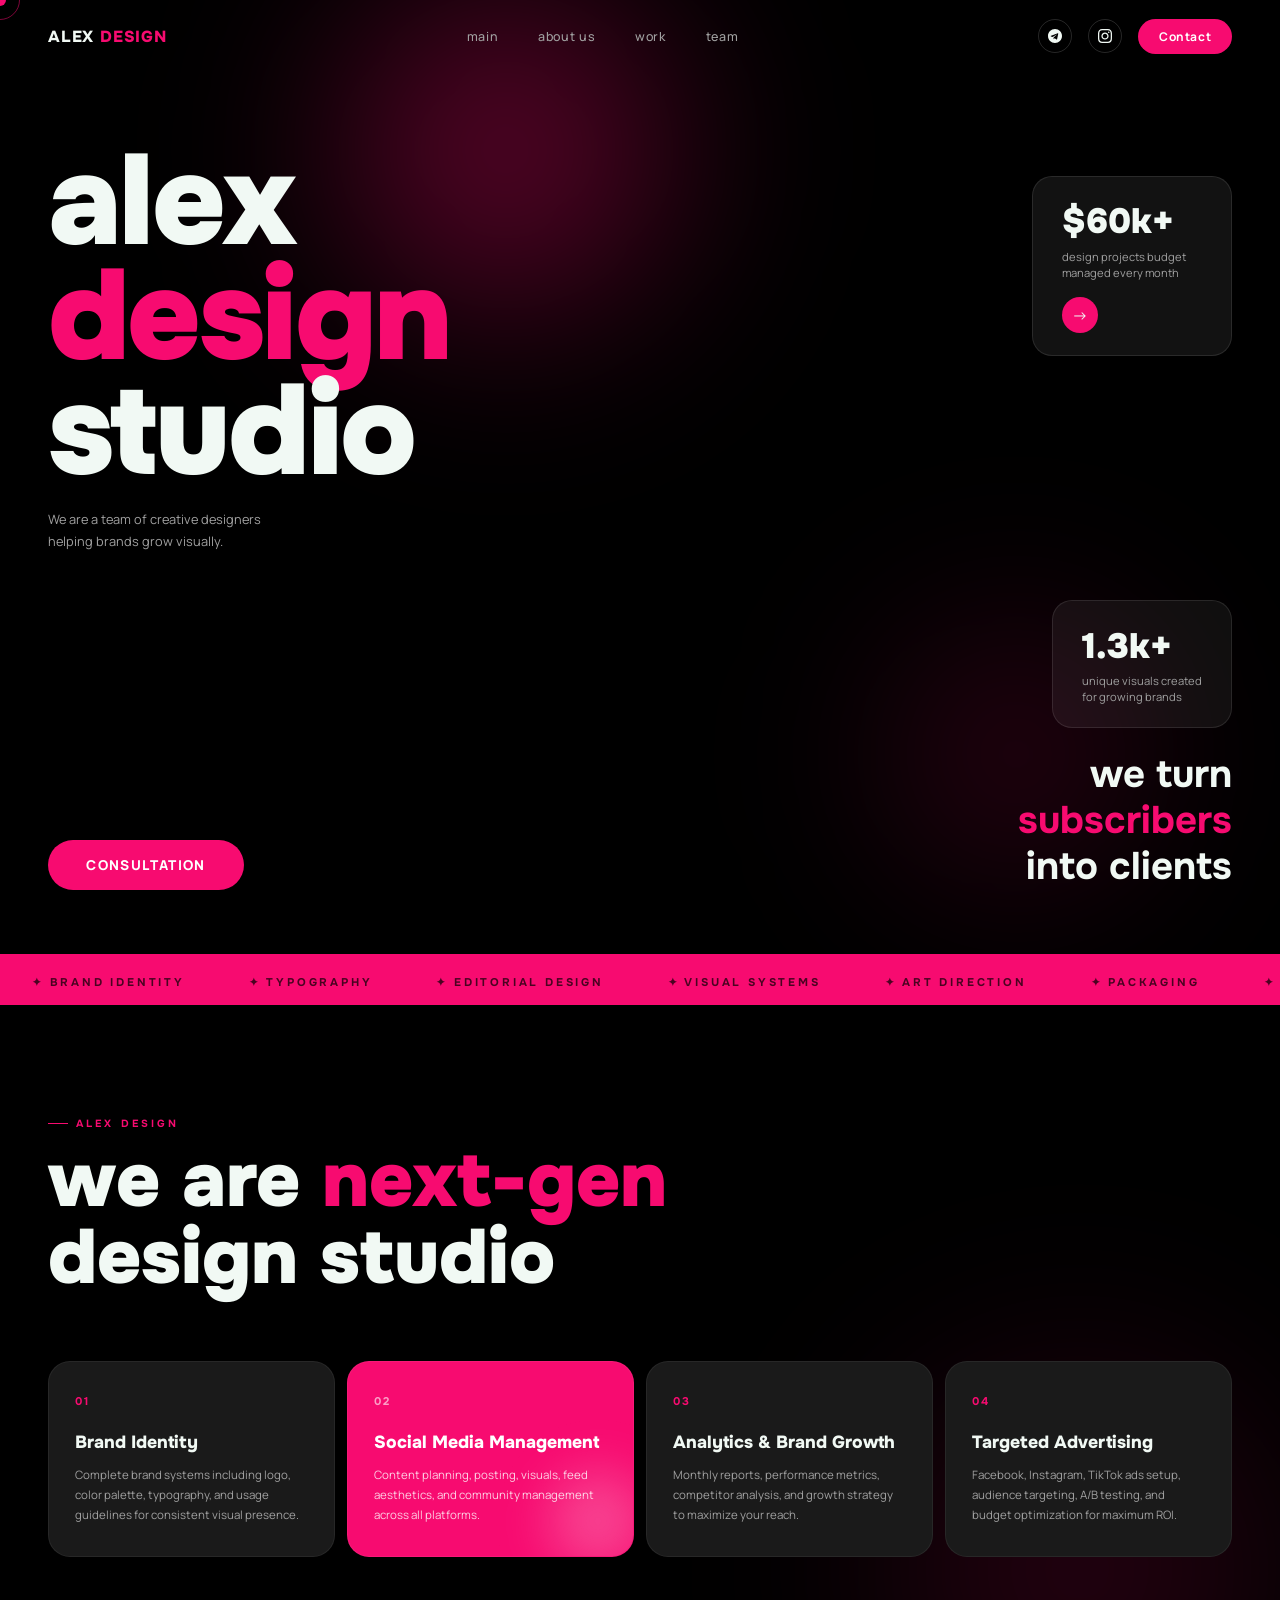
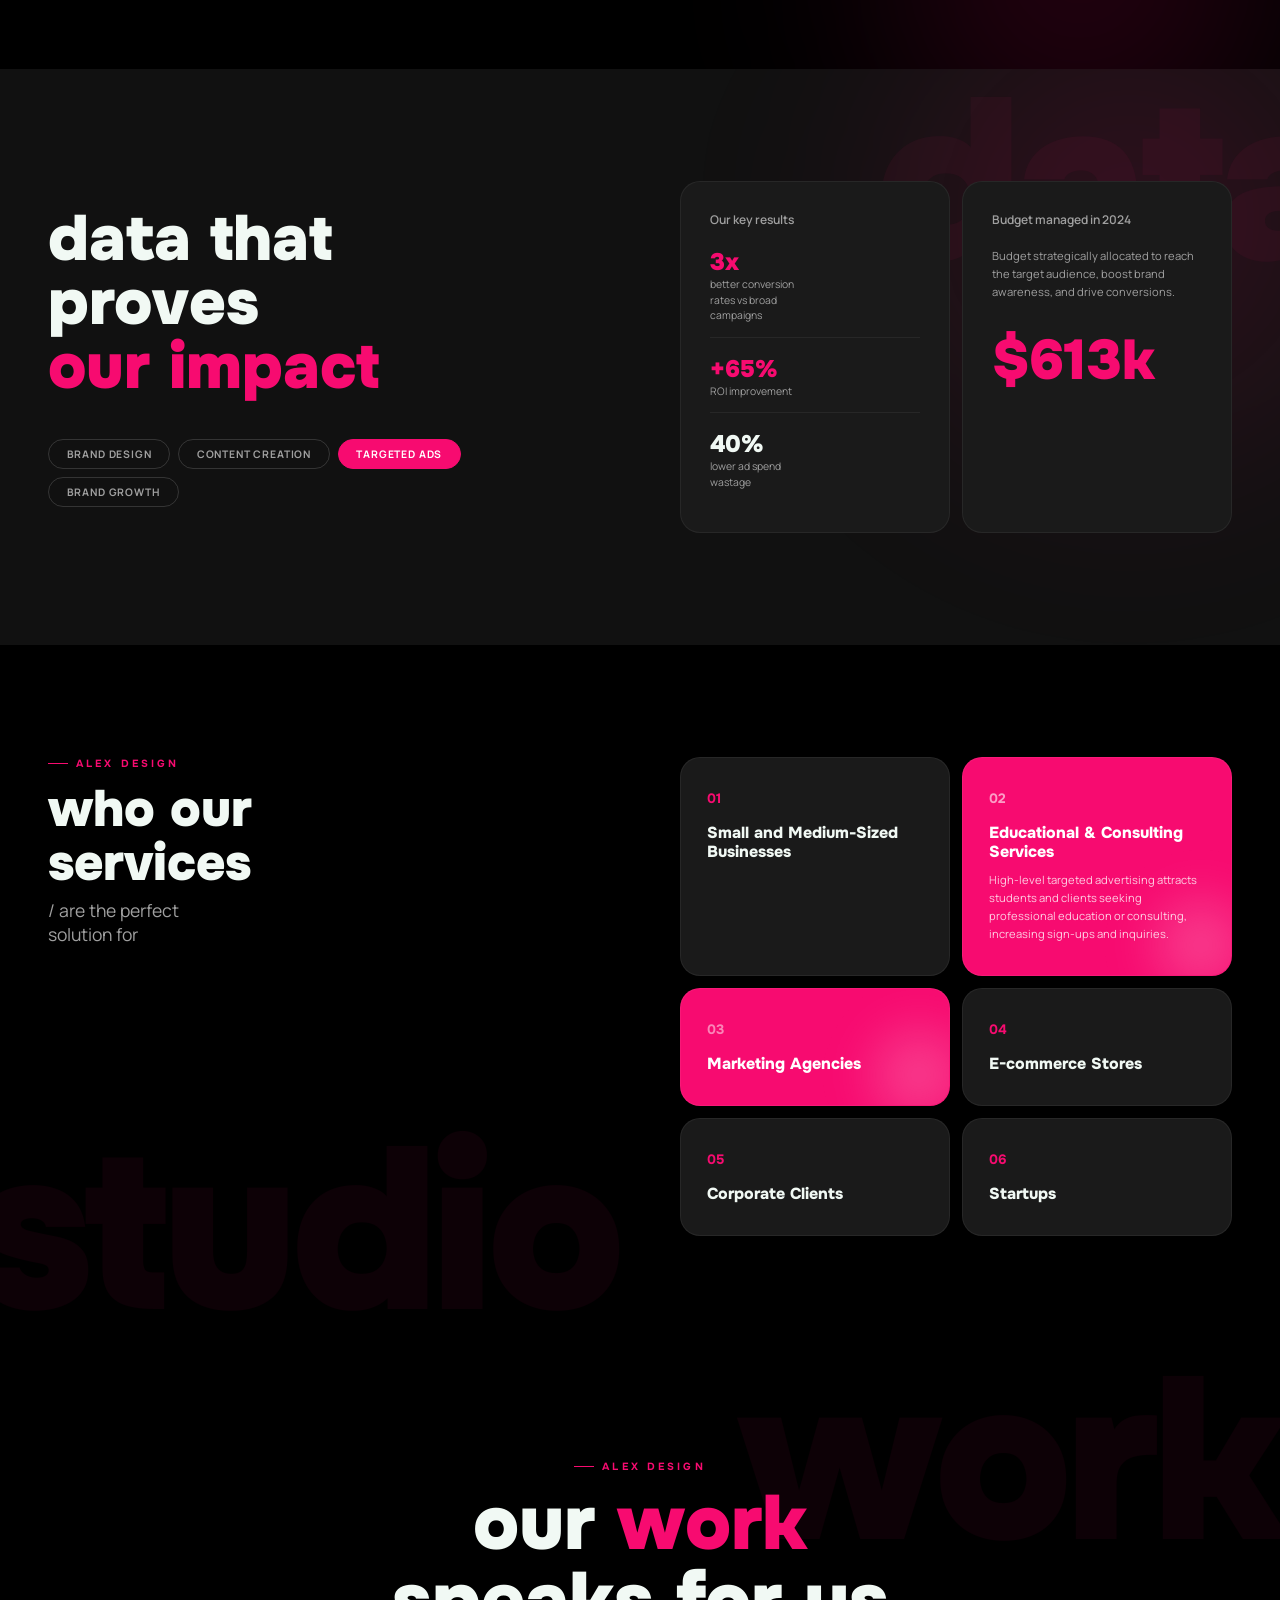
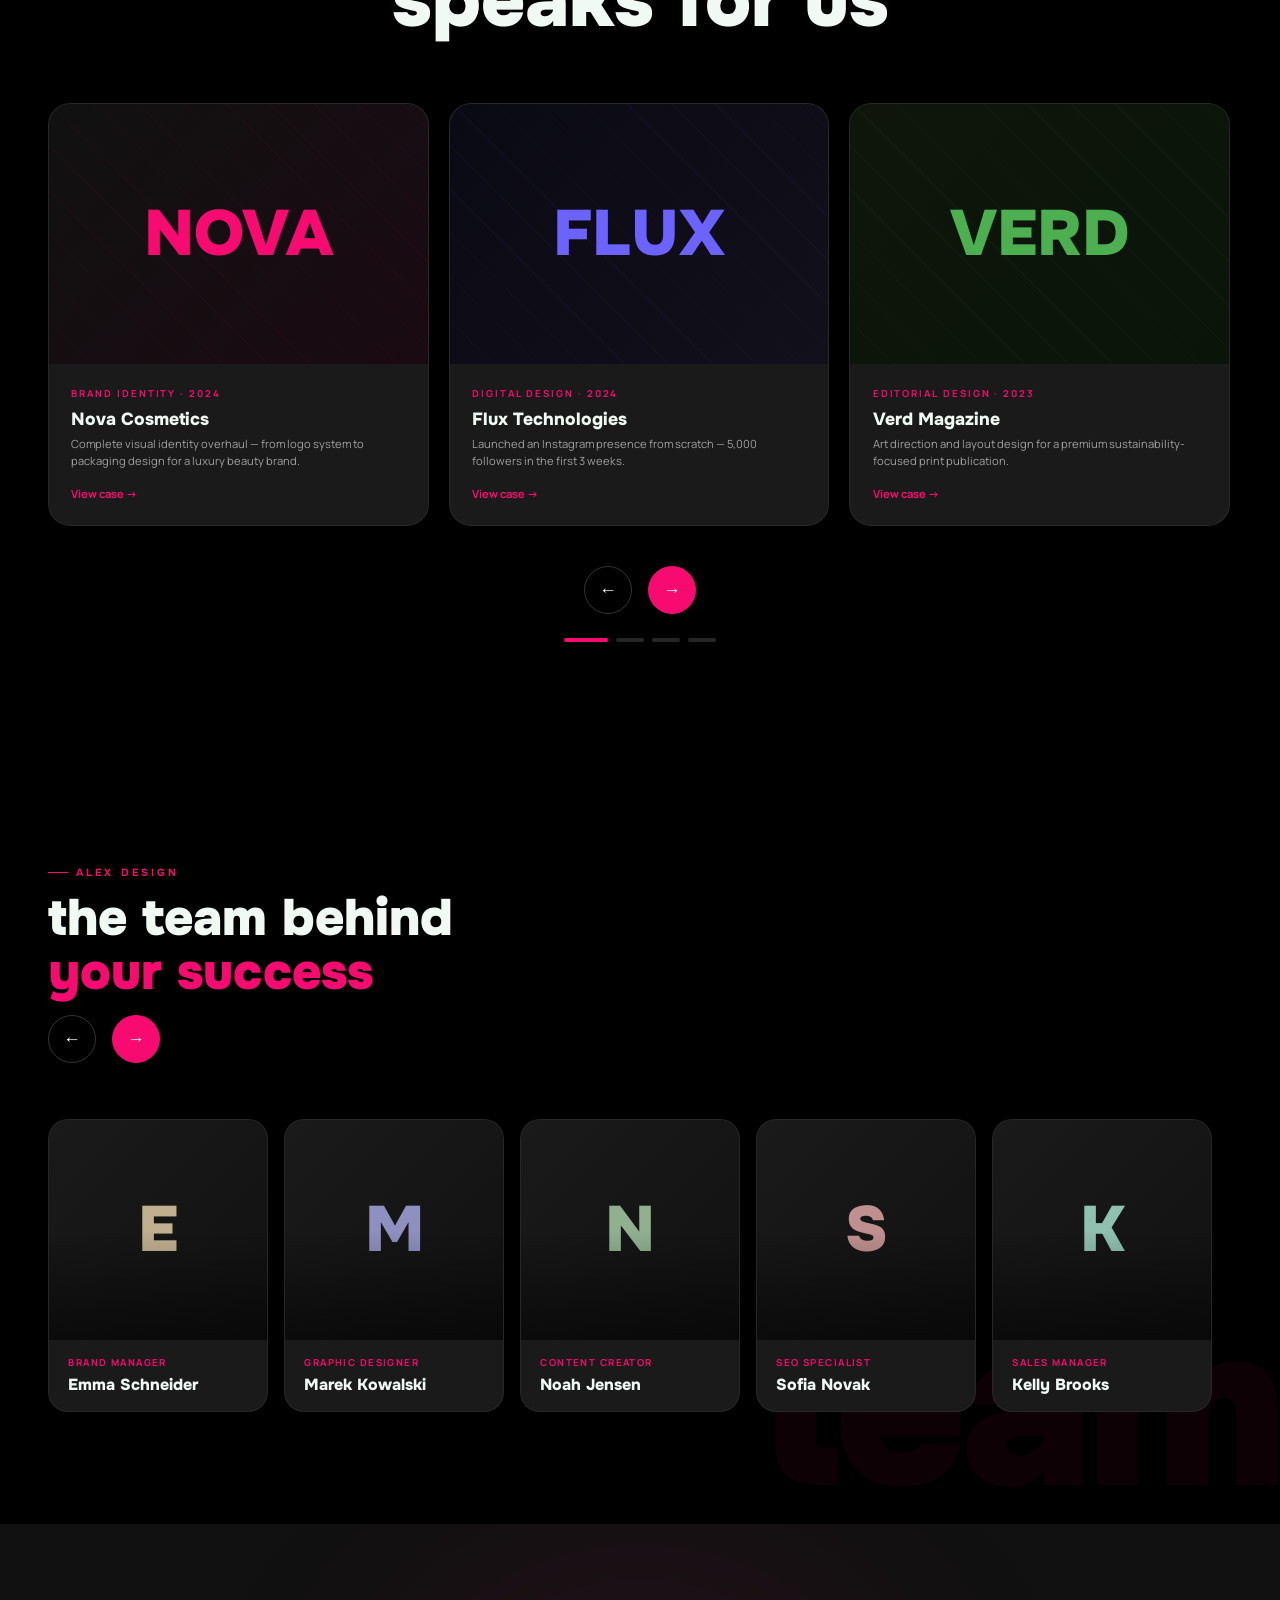
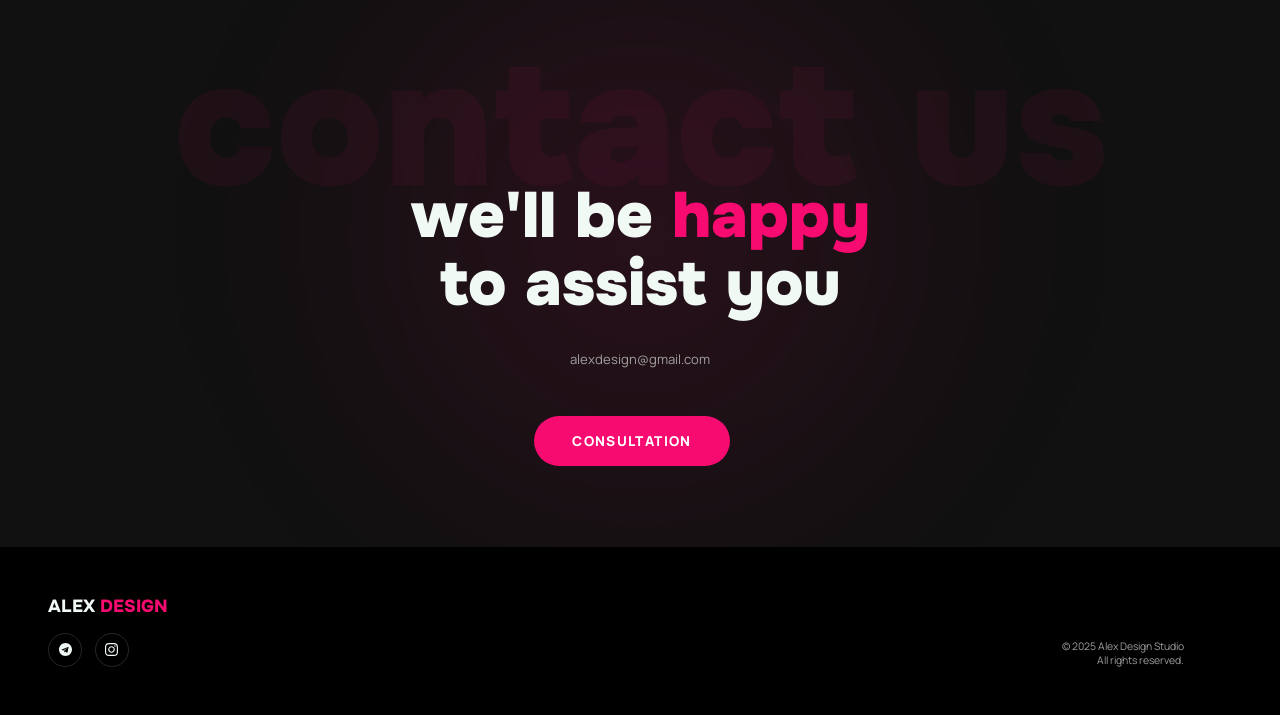
<file: index.html>
<!DOCTYPE html>
<html lang="en">
<head>
<meta charset="UTF-8">
<meta name="viewport" content="width=device-width, initial-scale=1.0">
<title>ALEX DESIGNER — Graphic Designer</title>
<link href="https://fonts.googleapis.com/css2?family=Onest:wght@300;400;500;700;800;900&family=Manrope:wght@300;400;500;600;700;800&display=swap" rel="stylesheet">
<style>
:root {
  --black: #000000;
  --pink: #F70B70;
  --pink-light: #ff3d8f;
  --pink-dark: #c4005a;
  --white: #F1F9F4;
  --gray: #a0a0a0;
  --surface: #111111;
  --card: #1a1a1a;
  --border: rgba(247,11,112,0.15);
}

*, *::before, *::after { margin: 0; padding: 0; box-sizing: border-box; }
html { scroll-behavior: smooth; }

body {
  background: var(--black);
  color: var(--white);
  font-family: 'Manrope', sans-serif;
  overflow-x: hidden;
  cursor: none;
}

/* ── CURSOR ── */
#cur { position: fixed; width: 12px; height: 12px; background: var(--pink); border-radius: 50%; pointer-events: none; z-index: 9999; transform: translate(-50%,-50%); transition: width .25s, height .25s; mix-blend-mode: normal; }
#cur-ring { position: fixed; width: 40px; height: 40px; border: 1.5px solid var(--pink); border-radius: 50%; pointer-events: none; z-index: 9998; transform: translate(-50%,-50%); transition: transform .15s ease, width .3s, height .3s; opacity: 0.5; }
a:hover ~ #cur, button:hover ~ #cur { width: 20px; height: 20px; }

/* ── NAV ── */
nav {
  position: fixed; top: 0; left: 0; right: 0; z-index: 500;
  display: flex; align-items: center; justify-content: space-between;
  padding: 1.2rem 3rem;
  transition: background .4s, backdrop-filter .4s;
}
nav.scrolled { background: rgba(0,0,0,0.88); backdrop-filter: blur(14px); border-bottom: 1px solid var(--border); }
.nav-logo { font-family: 'Onest', sans-serif; font-weight: 800; font-size: 1rem; letter-spacing: 0.05em; }
.nav-logo span { color: var(--pink); }
.nav-links { display: flex; gap: 2.5rem; list-style: none; }
.nav-links a { color: var(--gray); font-size: 0.78rem; text-decoration: none; font-weight: 500; transition: color .3s; letter-spacing: 0.05em; }
.nav-links a:hover { color: var(--white); }
.nav-icons { display: flex; align-items: center; gap: 1rem; }
.nav-icon { width: 34px; height: 34px; border-radius: 50%; border: 1px solid rgba(255,255,255,0.15); display: flex; align-items: center; justify-content: center; color: var(--white); font-size: 0.75rem; text-decoration: none; transition: border-color .3s; }
.nav-icon:hover { border-color: var(--pink); }
.btn-nav { background: var(--pink); color: white; border: none; padding: 0.55rem 1.3rem; border-radius: 50px; font-family: 'Manrope', sans-serif; font-weight: 700; font-size: 0.75rem; cursor: none; letter-spacing: 0.05em; transition: background .3s, transform .3s; }
.btn-nav:hover { background: var(--pink-light); transform: scale(1.04); }

/* ── GLOW BLOBS ── */
.blob {
  position: absolute; border-radius: 50%; filter: blur(80px); pointer-events: none; z-index: 0;
}

/* ── HERO ── */
#hero {
  min-height: 100vh; position: relative; overflow: hidden;
  display: flex; flex-direction: column; justify-content: center;
  padding: 9rem 3rem 4rem;
}
.blob-hero-1 { width: 500px; height: 500px; background: radial-gradient(circle, rgba(247,11,112,0.45) 0%, transparent 70%); top: -100px; left: 20%; }
.blob-hero-2 { width: 400px; height: 400px; background: radial-gradient(circle, rgba(247,11,112,0.2) 0%, transparent 70%); bottom: 0; right: 5%; }

.hero-inner { position: relative; z-index: 1; }
.hero-top { display: flex; align-items: flex-start; gap: 3rem; }
.hero-title-block { flex: 1; }
.hero-title {
  font-family: 'Onest', sans-serif;
  font-size: clamp(4.5rem, 10vw, 9.5rem);
  font-weight: 900; line-height: 0.9;
  letter-spacing: -0.02em;
  opacity: 0; animation: fadeUp .9s .2s forwards;
}
.hero-title .pink { color: var(--pink); }
.hero-title .outline {
  -webkit-text-stroke: 2px var(--white);
  color: transparent;
}

.stat-card {
  background: rgba(255,255,255,0.07);
  backdrop-filter: blur(16px);
  border: 1px solid rgba(255,255,255,0.1);
  border-radius: 20px;
  padding: 1.4rem 1.8rem;
  min-width: 200px;
  opacity: 0; animation: fadeDown .9s .5s forwards;
}
.stat-card .stat-num { font-family: 'Onest', sans-serif; font-size: 2.2rem; font-weight: 900; display: block; margin-bottom: 0.3rem; }
.stat-card .stat-label { font-size: 0.7rem; color: var(--gray); line-height: 1.4; }
.stat-card .stat-arrow {
  width: 36px; height: 36px; background: var(--pink); border-radius: 50%;
  display: flex; align-items: center; justify-content: center;
  margin-top: 1rem; font-size: 1rem; cursor: none;
}

.hero-bottom { display: flex; justify-content: space-between; align-items: flex-end; margin-top: 3rem; opacity: 0; animation: fadeUp .9s .7s forwards; }
.hero-sub { font-size: 0.82rem; color: var(--gray); max-width: 28ch; line-height: 1.7; }
.hero-cta-wrap { display: flex; flex-direction: column; align-items: flex-end; gap: 1.5rem; }
.btn-pink {
  background: var(--pink); color: white; border: none;
  padding: 1rem 2.4rem; border-radius: 50px;
  font-family: 'Manrope', sans-serif; font-weight: 800;
  font-size: 0.85rem; letter-spacing: 0.1em; text-transform: uppercase;
  cursor: none; text-decoration: none; display: inline-block;
  transition: transform .3s, box-shadow .3s;
}
.btn-pink:hover { transform: translateY(-3px); box-shadow: 0 16px 40px rgba(247,11,112,0.4); }
.hero-tagline { font-family: 'Onest', sans-serif; font-size: clamp(1.6rem, 3vw, 2.4rem); font-weight: 700; text-align: right; line-height: 1.2; }
.hero-tagline .pink { color: var(--pink); }

.stat-card-2 {
  position: absolute; right: 3rem; top: 50%; transform: translateY(-50%);
  opacity: 0; animation: fadeLeft .9s .6s forwards;
}

/* ── SECTION LABEL ── */
.sec-label { font-family: 'Onest', sans-serif; font-size: 0.65rem; font-weight: 700; letter-spacing: 0.3em; text-transform: uppercase; color: var(--pink); margin-bottom: 0.8rem; display: flex; align-items: center; gap: 0.5rem; }
.sec-label::before { content: ''; display: block; width: 20px; height: 1px; background: var(--pink); }

/* ── ABOUT / NEXT-GEN ── */
#about {
  padding: 7rem 3rem;
  position: relative; overflow: hidden;
}
.blob-about { width: 600px; height: 600px; background: radial-gradient(circle, rgba(247,11,112,0.18) 0%, transparent 70%); bottom: -200px; right: -100px; }
.about-headline {
  font-family: 'Onest', sans-serif;
  font-size: clamp(2.8rem, 6vw, 5.5rem);
  font-weight: 900; line-height: 1;
  margin-bottom: 4rem; position: relative; z-index: 1;
}
.about-headline .pink { color: var(--pink); }

.services-grid {
  display: grid; grid-template-columns: repeat(4, 1fr);
  gap: 12px; position: relative; z-index: 1;
}
.srv-card {
  background: var(--card); border-radius: 22px; padding: 2rem 1.6rem;
  border: 1px solid rgba(255,255,255,0.06);
  transition: border-color .3s, transform .3s;
  position: relative; overflow: hidden;
}
.srv-card:nth-child(2) { background: var(--pink); }
.srv-card:nth-child(2) .srv-title, .srv-card:nth-child(2) .srv-desc { color: white; }
.srv-card:hover { border-color: var(--pink); transform: translateY(-4px); }
.srv-card:nth-child(2):hover { transform: translateY(-4px) scale(1.02); }
.srv-num { font-family: 'Onest', sans-serif; font-size: 0.7rem; font-weight: 700; color: var(--pink); margin-bottom: 1.5rem; letter-spacing: 0.2em; }
.srv-card:nth-child(2) .srv-num { color: rgba(255,255,255,0.6); }
.srv-title { font-family: 'Onest', sans-serif; font-size: 1.1rem; font-weight: 800; margin-bottom: 0.8rem; line-height: 1.2; }
.srv-desc { font-size: 0.72rem; color: var(--gray); line-height: 1.7; }
.srv-card:nth-child(2) .srv-desc { color: rgba(255,255,255,0.8); }
.srv-blob-pink { width: 150px; height: 150px; background: radial-gradient(circle, rgba(255,255,255,0.3) 0%, transparent 70%); position: absolute; bottom: -40px; right: -40px; border-radius: 50%; filter: blur(20px); }

/* ── IMPACT / STATS ── */
#impact {
  padding: 7rem 3rem; background: var(--surface);
  position: relative; overflow: hidden;
}
.blob-impact { width: 700px; height: 700px; background: radial-gradient(circle, rgba(247,11,112,0.15) 0%, transparent 70%); top: -200px; right: -200px; }

.impact-layout { display: grid; grid-template-columns: 1fr 1fr; gap: 5rem; align-items: center; position: relative; z-index: 1; }
.impact-title {
  font-family: 'Onest', sans-serif;
  font-size: clamp(2.8rem, 5vw, 5rem); font-weight: 900; line-height: 1;
}
.impact-title .pink { color: var(--pink); }
.impact-tags { display: flex; flex-wrap: wrap; gap: 0.5rem; margin-top: 2.5rem; }
.tag {
  padding: 0.45rem 1.1rem; border-radius: 50px; font-size: 0.65rem;
  font-weight: 700; letter-spacing: 0.08em; text-transform: uppercase; cursor: none;
  border: 1px solid rgba(255,255,255,0.15); color: var(--gray); background: none;
  font-family: 'Manrope', sans-serif; transition: all .3s;
}
.tag.active { background: var(--pink); border-color: var(--pink); color: white; }
.tag:hover { border-color: var(--pink); color: var(--pink); }

.impact-cards { display: grid; grid-template-columns: 1fr 1fr; gap: 12px; }
.imp-card {
  background: var(--card); border-radius: 20px; padding: 1.8rem;
  border: 1px solid rgba(255,255,255,0.06);
}
.imp-card-title { font-size: 0.75rem; font-weight: 600; color: var(--gray); margin-bottom: 1.2rem; }
.imp-metric { font-family: 'Onest', sans-serif; font-size: 2.6rem; font-weight: 900; line-height: 1; }
.imp-metric .pink { color: var(--pink); }
.imp-metric-label { font-size: 0.65rem; color: var(--gray); margin-top: 0.3rem; }
.imp-metrics-row { display: flex; flex-direction: column; gap: 1rem; }
.imp-row-item { display: flex; justify-content: space-between; align-items: center; padding-bottom: 0.8rem; border-bottom: 1px solid rgba(255,255,255,0.06); }
.imp-row-item:last-child { border: none; }
.imp-row-val { font-family: 'Onest', sans-serif; font-size: 1.5rem; font-weight: 900; }
.imp-row-val .pink { color: var(--pink); }
.imp-row-desc { font-size: 0.65rem; color: var(--gray); max-width: 18ch; line-height: 1.5; }
.imp-big { font-family: 'Onest', sans-serif; font-size: 3.5rem; font-weight: 900; }
.imp-big .pink { color: var(--pink); }

/* ── WATERMARK BACKGROUND TEXT ── */
.wm {
  position: absolute; font-family: 'Onest', sans-serif;
  font-weight: 900; font-size: clamp(6rem, 18vw, 20rem);
  color: rgba(247,11,112,0.05); line-height: 1; white-space: nowrap;
  pointer-events: none; user-select: none; z-index: 0;
  letter-spacing: -0.03em;
}

/* ── SERVICES FOR ── */
#services-for {
  padding: 7rem 3rem; position: relative; overflow: hidden;
}
.sf-layout { display: grid; grid-template-columns: 1fr 1fr; gap: 5rem; position: relative; z-index: 1; }
.sf-title { font-family: 'Onest', sans-serif; font-size: clamp(2.4rem, 4vw, 4rem); font-weight: 900; line-height: 1.05; }
.sf-sub { font-size: 1.1rem; color: var(--gray); margin-top: 0.5rem; }
.sf-grid { display: grid; grid-template-columns: 1fr 1fr; gap: 12px; }
.sf-item {
  background: var(--card); border-radius: 20px; padding: 2rem 1.6rem;
  border: 1px solid rgba(255,255,255,0.06); transition: all .3s;
  position: relative; overflow: hidden;
}
.sf-item:hover { border-color: var(--pink); }
.sf-item.highlight { background: var(--pink); }
.sf-item.highlight .sf-item-num, .sf-item.highlight .sf-item-title { color: white; }
.sf-item-num { font-family: 'Onest', sans-serif; font-size: 0.85rem; font-weight: 700; color: var(--pink); margin-bottom: 1rem; }
.sf-item.highlight .sf-item-num { color: rgba(255,255,255,0.6); }
.sf-item-title { font-family: 'Onest', sans-serif; font-size: 1rem; font-weight: 800; line-height: 1.2; }
.sf-item-desc { font-size: 0.7rem; color: var(--gray); margin-top: 0.6rem; line-height: 1.6; }
.sf-item.highlight .sf-item-desc { color: rgba(255,255,255,0.8); }
.sf-blob { width: 140px; height: 140px; background: radial-gradient(circle, rgba(255,255,255,0.25) 0%, transparent 70%); position: absolute; bottom: -40px; right: -40px; border-radius: 50%; filter: blur(20px); }

/* ── WORK / CASES ── */
#work {
  padding: 7rem 3rem; position: relative; overflow: hidden;
}
.work-head { text-align: center; margin-bottom: 4rem; position: relative; z-index: 1; }
.work-title { font-family: 'Onest', sans-serif; font-size: clamp(2.8rem, 6vw, 5.5rem); font-weight: 900; line-height: 1; }
.work-title .pink { color: var(--pink); }

.cases-slider { position: relative; z-index: 1; }
.cases-track { display: flex; gap: 20px; overflow: hidden; }
.case-card {
  flex: 0 0 calc(33.333% - 14px); background: var(--card);
  border-radius: 22px; overflow: hidden; position: relative;
  border: 1px solid rgba(255,255,255,0.06); transition: transform .3s;
  min-height: 400px;
}
.case-card:hover { transform: translateY(-6px); border-color: var(--pink); }
.case-img {
  width: 100%; height: 260px; overflow: hidden;
  display: flex; align-items: center; justify-content: center;
  font-family: 'Onest', sans-serif; font-size: 4rem; font-weight: 900;
  position: relative;
}
.ci-1 { background: linear-gradient(135deg, #111, #1a0a12); color: var(--pink); }
.ci-2 { background: linear-gradient(135deg, #0a0a15, #12101a); color: #6c63ff; }
.ci-3 { background: linear-gradient(135deg, #0f150a, #0a150a); color: #4caf50; }
.ci-4 { background: linear-gradient(135deg, #150a0a, #1a0808); color: #ff6b35; }
.ci-5 { background: linear-gradient(135deg, #0a1015, #0a0f1a); color: #00bcd4; }
.ci-6 { background: linear-gradient(135deg, #12120a, #1a180a); color: #ffc107; }
.case-img::after { content: ''; position: absolute; inset: 0; background: repeating-linear-gradient(45deg, transparent, transparent 30px, currentColor 30px, currentColor 31px); opacity: 0.04; }
.case-info { padding: 1.4rem; }
.case-tag { font-size: 0.6rem; letter-spacing: 0.2em; text-transform: uppercase; color: var(--pink); margin-bottom: 0.5rem; font-weight: 700; }
.case-name { font-family: 'Onest', sans-serif; font-size: 1.1rem; font-weight: 800; margin-bottom: 0.4rem; }
.case-desc { font-size: 0.7rem; color: var(--gray); line-height: 1.5; }
.case-cta { display: inline-flex; align-items: center; gap: 0.5rem; margin-top: 1rem; font-size: 0.7rem; font-weight: 700; color: var(--pink); text-decoration: none; }

.slider-nav { display: flex; justify-content: center; gap: 1rem; margin-top: 2.5rem; }
.sl-btn {
  width: 48px; height: 48px; border-radius: 50%;
  border: 1.5px solid rgba(255,255,255,0.2); background: none;
  color: white; font-size: 1.1rem; cursor: none;
  display: flex; align-items: center; justify-content: center;
  transition: all .3s;
}
.sl-btn.active, .sl-btn:hover { background: var(--pink); border-color: var(--pink); }
.slider-dots { display: flex; justify-content: center; gap: 8px; margin-top: 1.5rem; }
.dot { width: 28px; height: 4px; border-radius: 4px; background: rgba(255,255,255,0.15); transition: all .3s; }
.dot.active { background: var(--pink); width: 44px; }

/* ── TEAM ── */
#team {
  padding: 7rem 3rem; position: relative; overflow: hidden;
}
.team-head { margin-bottom: 3.5rem; }
.team-title { font-family: 'Onest', sans-serif; font-size: clamp(2.4rem, 4vw, 4rem); font-weight: 900; line-height: 1.05; }
.team-title .pink { color: var(--pink); }
.team-nav { display: flex; gap: 1rem; margin-top: 1rem; }

.team-track { display: flex; gap: 16px; overflow: hidden; }
.member-card {
  flex: 0 0 220px; background: var(--card);
  border-radius: 20px; overflow: hidden;
  border: 1px solid rgba(255,255,255,0.06); transition: all .3s;
}
.member-card:hover { border-color: var(--pink); transform: translateY(-4px); }
.member-photo {
  height: 220px; display: flex; align-items: center; justify-content: center;
  font-family: 'Onest', sans-serif; font-size: 4rem; font-weight: 900;
  background: linear-gradient(135deg, #1a1a1a, #111); position: relative; overflow: hidden;
}
.mp1 { color: #c0b090; }
.mp2 { color: #9090c0; }
.mp3 { color: #90b090; }
.mp4 { color: #c09090; }
.mp5 { color: #90c0b0; }
.member-photo::after { content: ''; position: absolute; bottom: 0; left: 0; right: 0; height: 50%; background: linear-gradient(transparent, rgba(0,0,0,0.5)); }
.member-info { padding: 1rem 1.2rem; }
.member-role { font-size: 0.6rem; color: var(--pink); letter-spacing: 0.15em; text-transform: uppercase; font-weight: 700; margin-bottom: 0.3rem; }
.member-name { font-family: 'Onest', sans-serif; font-size: 1rem; font-weight: 800; }

/* ── CONTACT ── */
#contact {
  padding: 7rem 3rem 5rem; position: relative; overflow: hidden;
  background: var(--surface);
}
.blob-contact { width: 800px; height: 800px; background: radial-gradient(circle, rgba(247,11,112,0.12) 0%, transparent 70%); top: 50%; left: 50%; transform: translate(-50%,-50%); }
.contact-inner { position: relative; z-index: 1; text-align: center; }
.contact-wm { font-family: 'Onest', sans-serif; font-size: clamp(5rem, 14vw, 16rem); font-weight: 900; color: rgba(247,11,112,0.06); line-height: 1; white-space: nowrap; overflow: hidden; margin-bottom: -2rem; user-select: none; }
.contact-title { font-family: 'Onest', sans-serif; font-size: clamp(2.4rem, 5vw, 5rem); font-weight: 900; line-height: 1.05; margin-bottom: 2rem; position: relative; z-index: 2; }
.contact-title .pink { color: var(--pink); }
.contact-email { font-size: 0.82rem; color: var(--gray); margin-bottom: 3rem; display: block; }
.btn-outline {
  display: inline-block; border: 2px solid var(--white); color: var(--white);
  padding: 1rem 2.8rem; border-radius: 50px;
  font-family: 'Manrope', sans-serif; font-weight: 800;
  font-size: 0.85rem; letter-spacing: 0.1em; text-transform: uppercase;
  text-decoration: none; transition: all .3s;
}
.btn-outline:hover { background: var(--white); color: var(--black); }

/* ── FOOTER ── */
footer {
  background: var(--black); border-top: 1px solid rgba(255,255,255,0.07);
  padding: 3rem; display: grid; grid-template-columns: 200px 1fr auto;
  gap: 3rem; align-items: start;
}
.footer-logo { font-family: 'Onest', sans-serif; font-size: 1.1rem; font-weight: 800; }
.footer-logo span { color: var(--pink); }
.footer-socials { display: flex; gap: 0.8rem; margin-top: 1rem; }
.footer-nav { display: flex; flex-direction: column; gap: 0.8rem; }
.footer-nav a { color: var(--gray); text-decoration: none; font-size: 0.78rem; transition: color .3s; }
.footer-nav a:hover { color: var(--pink); }
.footer-copy { font-size: 0.65rem; color: var(--gray); text-align: right; align-self: end; }

/* ── MARQUEE ── */
.marquee-wrap { background: var(--pink); padding: 0.9rem 0; overflow: hidden; white-space: nowrap; }
.marquee-inner { display: inline-flex; animation: marq 20s linear infinite; }
.marquee-inner span { font-family: 'Onest', sans-serif; font-size: 0.7rem; font-weight: 700; letter-spacing: 0.25em; text-transform: uppercase; color: rgba(0,0,0,0.7); margin: 0 2rem; }
.marquee-inner span::before { content: '✦  '; }

/* ── ANIMATIONS ── */
@keyframes fadeUp { from { opacity:0; transform: translateY(30px); } to { opacity:1; transform:translateY(0); } }
@keyframes fadeDown { from { opacity:0; transform: translateY(-20px); } to { opacity:1; transform:translateY(0); } }
@keyframes fadeLeft { from { opacity:0; transform: translateX(30px); } to { opacity:1; transform:translateX(0); } }
@keyframes marq { from { transform: translateX(0); } to { transform: translateX(-50%); } }

.reveal { opacity: 0; transform: translateY(28px); transition: opacity .8s ease, transform .8s ease; }
.reveal.visible { opacity: 1; transform: translateY(0); }
.reveal-left { opacity: 0; transform: translateX(-28px); transition: opacity .8s ease, transform .8s ease; }
.reveal-left.visible { opacity: 1; transform: translateX(0); }
.reveal-right { opacity: 0; transform: translateX(28px); transition: opacity .8s ease, transform .8s ease; }
.reveal-right.visible { opacity: 1; transform: translateX(0); }

/* scrollbar */
::-webkit-scrollbar { width: 4px; }
::-webkit-scrollbar-track { background: #000; }
::-webkit-scrollbar-thumb { background: var(--pink); border-radius: 4px; }

/* responsive */
@media (max-width: 1024px) {
  .services-grid { grid-template-columns: 1fr 1fr; }
  .impact-layout { grid-template-columns: 1fr; gap: 3rem; }
  .sf-layout { grid-template-columns: 1fr; gap: 3rem; }
  .case-card { flex: 0 0 calc(50% - 10px); }
  footer { grid-template-columns: 1fr 1fr; }
  .footer-copy { grid-column: span 2; text-align: left; }
}
@media (max-width: 768px) {
  nav { padding: 1rem 1.5rem; }
  .nav-links { display: none; }
  #hero, #about, #impact, #services-for, #work, #team, #contact { padding-left: 1.5rem; padding-right: 1.5rem; }
  .hero-top { flex-direction: column; }
  .stat-card-2 { position: static; transform: none; animation: none; opacity: 1; }
  .hero-bottom { flex-direction: column; align-items: flex-start; gap: 2rem; }
  .hero-cta-wrap { align-items: flex-start; }
  .hero-tagline { text-align: left; }
  .services-grid { grid-template-columns: 1fr; }
  .impact-cards { grid-template-columns: 1fr; }
  .sf-grid { grid-template-columns: 1fr; }
  .case-card { flex: 0 0 85vw; }
  .team-track { overflow-x: auto; }
  footer { grid-template-columns: 1fr; }
  .footer-copy { grid-column: 1; }
}
</style>
</head>
<body>

<div id="cur"></div>
<div id="cur-ring"></div>

<!-- NAV -->
<nav id="navbar">
  <div class="nav-logo">ALEX<span> DESIGN</span></div>
  <ul class="nav-links">
    <a href="#hero">main</a>
    <a href="#about">about us</a>
    <a href="#work">work</a>
    <a href="#team">team</a>
  </ul>
  <div class="nav-icons">
    <a class="nav-icon" href="#">
      <svg width="14" height="14" viewBox="0 0 24 24" fill="currentColor"><path d="M12 0C5.373 0 0 5.373 0 12s5.373 12 12 12 12-5.373 12-12S18.627 0 12 0zm5.562 8.248-1.97 9.289c-.145.658-.537.818-1.084.508l-3-2.21-1.447 1.394c-.16.16-.295.295-.605.295l.213-3.053 5.56-5.023c.242-.213-.054-.333-.373-.12l-6.871 4.326-2.962-.924c-.643-.204-.657-.643.136-.953l11.57-4.461c.537-.194 1.006.131.833.932z"/></svg>
    </a>
    <a class="nav-icon" href="#">
      <svg width="14" height="14" viewBox="0 0 24 24" fill="currentColor"><path d="M12 2.163c3.204 0 3.584.012 4.85.07 3.252.148 4.771 1.691 4.919 4.919.058 1.265.069 1.645.069 4.849 0 3.205-.012 3.584-.069 4.849-.149 3.225-1.664 4.771-4.919 4.919-1.266.058-1.644.07-4.85.07-3.204 0-3.584-.012-4.849-.07-3.26-.149-4.771-1.699-4.919-4.92-.058-1.265-.07-1.644-.07-4.849 0-3.204.013-3.583.07-4.849.149-3.227 1.664-4.771 4.919-4.919 1.266-.057 1.645-.069 4.849-.069zm0-2.163c-3.259 0-3.667.014-4.947.072-4.358.2-6.78 2.618-6.98 6.98-.059 1.281-.073 1.689-.073 4.948 0 3.259.014 3.668.072 4.948.2 4.358 2.618 6.78 6.98 6.98 1.281.058 1.689.072 4.948.072 3.259 0 3.668-.014 4.948-.072 4.354-.2 6.782-2.618 6.979-6.98.059-1.28.073-1.689.073-4.948 0-3.259-.014-3.667-.072-4.947-.196-4.354-2.617-6.78-6.979-6.98-1.281-.059-1.69-.073-4.949-.073zm0 5.838c-3.403 0-6.162 2.759-6.162 6.162s2.759 6.163 6.162 6.163 6.162-2.759 6.162-6.163c0-3.403-2.759-6.162-6.162-6.162zm0 10.162c-2.209 0-4-1.79-4-4 0-2.209 1.791-4 4-4s4 1.791 4 4c0 2.21-1.791 4-4 4zm6.406-11.845c-.796 0-1.441.645-1.441 1.44s.645 1.44 1.441 1.44c.795 0 1.439-.645 1.439-1.44s-.644-1.44-1.439-1.44z"/></svg>
    </a>
    <button class="btn-nav">Contact</button>
  </div>
</nav>

<!-- HERO -->
<section id="hero">
  <div class="blob blob-hero-1"></div>
  <div class="blob blob-hero-2"></div>
  <div class="hero-inner">
    <div class="hero-top">
      <div class="hero-title-block">
        <h1 class="hero-title">
          alex<br>
          <span class="pink">design</span><br>
          studio
        </h1>
        <p style="font-size:0.8rem; color:var(--gray); margin-top:1.2rem; max-width:30ch; line-height:1.7; opacity:0; animation: fadeUp .9s .8s forwards;">We are a team of creative designers<br>helping brands grow visually.</p>
      </div>
      <div style="display:flex; flex-direction:column; gap:1rem; margin-top:2rem;">
        <div class="stat-card">
          <span class="stat-num">$60k+</span>
          <p class="stat-label">design projects budget<br>managed every month</p>
          <div class="stat-arrow">→</div>
        </div>
      </div>
    </div>
    <div class="hero-bottom">
      <a href="#contact" class="btn-pink">CONSULTATION</a>
      <div class="hero-cta-wrap">
        <div class="stat-card" style="background:rgba(255,255,255,0.06); min-width:180px; opacity:0; animation: fadeLeft .9s .65s forwards;">
          <span class="stat-num">1.3k+</span>
          <p class="stat-label">unique visuals created<br>for growing brands</p>
        </div>
        <div class="hero-tagline">
          we turn<br>
          <span class="pink">subscribers</span><br>
          into clients
        </div>
      </div>
    </div>
  </div>
</section>

<!-- MARQUEE -->
<div class="marquee-wrap">
  <div class="marquee-inner">
    <span>Brand Identity</span><span>Typography</span><span>Editorial Design</span>
    <span>Visual Systems</span><span>Art Direction</span><span>Packaging</span>
    <span>Motion Design</span><span>UI / UX</span><span>Illustration</span>
    <span>Brand Identity</span><span>Typography</span><span>Editorial Design</span>
    <span>Visual Systems</span><span>Art Direction</span><span>Packaging</span>
    <span>Motion Design</span><span>UI / UX</span><span>Illustration</span>
  </div>
</div>

<!-- ABOUT / SERVICES -->
<section id="about">
  <div class="blob blob-about" style="position:absolute;"></div>
  <div class="sec-label reveal">ALEX DESIGN</div>
  <h2 class="about-headline reveal">we are <span class="pink">next-gen</span><br>design studio</h2>
  <div class="services-grid reveal">
    <div class="srv-card">
      <div class="srv-num">01</div>
      <h3 class="srv-title">Brand Identity</h3>
      <p class="srv-desc">Complete brand systems including logo, color palette, typography, and usage guidelines for consistent visual presence.</p>
    </div>
    <div class="srv-card">
      <div class="srv-num">02</div>
      <h3 class="srv-title">Social Media Management</h3>
      <p class="srv-desc">Content planning, posting, visuals, feed aesthetics, and community management across all platforms.</p>
      <div class="srv-blob-pink"></div>
    </div>
    <div class="srv-card">
      <div class="srv-num">03</div>
      <h3 class="srv-title">Analytics &amp; Brand Growth</h3>
      <p class="srv-desc">Monthly reports, performance metrics, competitor analysis, and growth strategy to maximize your reach.</p>
    </div>
    <div class="srv-card">
      <div class="srv-num">04</div>
      <h3 class="srv-title">Targeted Advertising</h3>
      <p class="srv-desc">Facebook, Instagram, TikTok ads setup, audience targeting, A/B testing, and budget optimization for maximum ROI.</p>
    </div>
  </div>
</section>

<!-- IMPACT -->
<section id="impact">
  <div class="blob blob-impact" style="position:absolute;"></div>
  <div class="wm" style="top:0; right:-5%;">data</div>
  <div class="impact-layout">
    <div class="reveal-left">
      <h2 class="impact-title">data that<br>proves<br><span class="pink">our impact</span></h2>
      <div class="impact-tags">
        <button class="tag">Brand Design</button>
        <button class="tag">Content Creation</button>
        <button class="tag active">Targeted Ads</button>
        <button class="tag">Brand Growth</button>
      </div>
    </div>
    <div class="impact-cards reveal-right">
      <div class="imp-card">
        <div class="imp-card-title">Our key results</div>
        <div class="imp-metrics-row">
          <div class="imp-row-item">
            <div>
              <div class="imp-row-val"><span class="pink">3x</span></div>
              <div class="imp-row-desc">better conversion rates vs broad campaigns</div>
            </div>
          </div>
          <div class="imp-row-item">
            <div>
              <div class="imp-row-val"><span class="pink">+65%</span></div>
              <div class="imp-row-desc">ROI improvement</div>
            </div>
          </div>
          <div class="imp-row-item">
            <div>
              <div class="imp-row-val">40%</div>
              <div class="imp-row-desc">lower ad spend wastage</div>
            </div>
          </div>
        </div>
      </div>
      <div class="imp-card">
        <div class="imp-card-title">Budget managed in 2024</div>
        <p style="font-size:0.7rem; color:var(--gray); line-height:1.6; margin-bottom:1.5rem;">Budget strategically allocated to reach the target audience, boost brand awareness, and drive conversions.</p>
        <div class="imp-big"><span class="pink">$613k</span></div>
      </div>
    </div>
  </div>
</section>

<!-- SERVICES FOR -->
<section id="services-for">
  <div class="wm" style="bottom:0; left:-2%;">studio</div>
  <div class="sf-layout">
    <div class="reveal-left">
      <div class="sec-label">ALEX DESIGN</div>
      <h2 class="sf-title">who our<br>services</h2>
      <p class="sf-sub">/ are the perfect<br>solution for</p>
    </div>
    <div class="sf-grid reveal-right">
      <div class="sf-item">
        <div class="sf-item-num">01</div>
        <div class="sf-item-title">Small and Medium-Sized Businesses</div>
      </div>
      <div class="sf-item highlight">
        <div class="sf-item-num">02</div>
        <div class="sf-item-title">Educational &amp; Consulting Services</div>
        <div class="sf-item-desc">High-level targeted advertising attracts students and clients seeking professional education or consulting, increasing sign-ups and inquiries.</div>
        <div class="sf-blob"></div>
      </div>
      <div class="sf-item highlight" style="background:var(--pink);">
        <div class="sf-item-num" style="color:rgba(255,255,255,.5);">03</div>
        <div class="sf-item-title" style="color:white;">Marketing Agencies</div>
        <div class="sf-blob"></div>
      </div>
      <div class="sf-item">
        <div class="sf-item-num">04</div>
        <div class="sf-item-title">E-commerce Stores</div>
      </div>
      <div class="sf-item">
        <div class="sf-item-num">05</div>
        <div class="sf-item-title">Corporate Clients</div>
      </div>
      <div class="sf-item">
        <div class="sf-item-num">06</div>
        <div class="sf-item-title">Startups</div>
      </div>
    </div>
  </div>
</section>

<!-- WORK / CASES -->
<section id="work">
  <div class="wm" style="top:0; right:0;">work</div>
  <div class="work-head reveal">
    <div class="sec-label" style="justify-content:center;">ALEX DESIGN</div>
    <h2 class="work-title">our <span class="pink">work</span><br>speaks for us</h2>
  </div>
  <div class="cases-slider reveal">
    <div class="cases-track" id="casesTrack">
      <div class="case-card">
        <div class="case-img ci-1">NOVA</div>
        <div class="case-info">
          <div class="case-tag">Brand Identity · 2024</div>
          <div class="case-name">Nova Cosmetics</div>
          <div class="case-desc">Complete visual identity overhaul — from logo system to packaging design for a luxury beauty brand.</div>
          <a href="#" class="case-cta">View case →</a>
        </div>
      </div>
      <div class="case-card">
        <div class="case-img ci-2">FLUX</div>
        <div class="case-info">
          <div class="case-tag">Digital Design · 2024</div>
          <div class="case-name">Flux Technologies</div>
          <div class="case-desc">Launched an Instagram presence from scratch — 5,000 followers in the first 3 weeks.</div>
          <a href="#" class="case-cta">View case →</a>
        </div>
      </div>
      <div class="case-card">
        <div class="case-img ci-3">VERD</div>
        <div class="case-info">
          <div class="case-tag">Editorial Design · 2023</div>
          <div class="case-name">Verd Magazine</div>
          <div class="case-desc">Art direction and layout design for a premium sustainability-focused print publication.</div>
          <a href="#" class="case-cta">View case →</a>
        </div>
      </div>
      <div class="case-card">
        <div class="case-img ci-4">BLZR</div>
        <div class="case-info">
          <div class="case-tag">Packaging · 2023</div>
          <div class="case-name">Blazer Spirits</div>
          <div class="case-desc">Packaging design and brand guidelines for an artisan spirits brand entering retail.</div>
          <a href="#" class="case-cta">View case →</a>
        </div>
      </div>
      <div class="case-card">
        <div class="case-img ci-5">AQUA</div>
        <div class="case-info">
          <div class="case-tag">UI / UX · 2023</div>
          <div class="case-name">Aqua Health App</div>
          <div class="case-desc">Full UI design for a health-tracking mobile app — from wireframes to polished UI kit.</div>
          <a href="#" class="case-cta">View case →</a>
        </div>
      </div>
      <div class="case-card">
        <div class="case-img ci-6">LMNT</div>
        <div class="case-info">
          <div class="case-tag">Motion Design · 2022</div>
          <div class="case-name">Element Studios</div>
          <div class="case-desc">Motion graphics package and animated intro/outro for a top-tier YouTube channel.</div>
          <a href="#" class="case-cta">View case →</a>
        </div>
      </div>
    </div>
    <div class="slider-nav">
      <button class="sl-btn" id="prevBtn">←</button>
      <button class="sl-btn active" id="nextBtn">→</button>
    </div>
    <div class="slider-dots">
      <div class="dot active"></div>
      <div class="dot"></div>
      <div class="dot"></div>
      <div class="dot"></div>
    </div>
  </div>
</section>

<!-- TEAM -->
<section id="team">
  <div class="wm" style="bottom:0; right:0;">team</div>
  <div class="team-head reveal">
    <div class="sec-label">ALEX DESIGN</div>
    <h2 class="team-title">the team behind<br><span class="pink">your success</span></h2>
    <div class="team-nav">
      <button class="sl-btn" id="teamPrev">←</button>
      <button class="sl-btn active" id="teamNext">→</button>
    </div>
  </div>
  <div class="team-track reveal" id="teamTrack">
    <div class="member-card">
      <div class="member-photo mp1">E</div>
      <div class="member-info">
        <div class="member-role">Brand Manager</div>
        <div class="member-name">Emma Schneider</div>
      </div>
    </div>
    <div class="member-card">
      <div class="member-photo mp2">M</div>
      <div class="member-info">
        <div class="member-role">Graphic Designer</div>
        <div class="member-name">Marek Kowalski</div>
      </div>
    </div>
    <div class="member-card">
      <div class="member-photo mp3">N</div>
      <div class="member-info">
        <div class="member-role">Content Creator</div>
        <div class="member-name">Noah Jensen</div>
      </div>
    </div>
    <div class="member-card">
      <div class="member-photo mp4">S</div>
      <div class="member-info">
        <div class="member-role">SEO Specialist</div>
        <div class="member-name">Sofia Novak</div>
      </div>
    </div>
    <div class="member-card">
      <div class="member-photo mp5">K</div>
      <div class="member-info">
        <div class="member-role">Sales Manager</div>
        <div class="member-name">Kelly Brooks</div>
      </div>
    </div>
  </div>
</section>

<!-- CONTACT -->
<section id="contact">
  <div class="blob blob-contact" style="position:absolute;"></div>
  <div class="contact-inner">
    <div class="contact-wm">contact us</div>
    <h2 class="contact-title reveal">we'll be <span class="pink">happy</span><br>to assist you</h2>
    <span class="contact-email reveal">alexdesign@gmail.com</span>
    <div class="reveal">
      <a href="mailto:alexdesign@gmail.com" class="btn-pink" style="margin-right:1rem;">CONSULTATION</a>
    </div>
  </div>
</section>

<!-- FOOTER -->
<footer>
  <div>
    <div class="footer-logo">ALEX<span> DESIGN</span></div>
    <div class="footer-socials">
      <a class="nav-icon" href="#">
        <svg width="13" height="13" viewBox="0 0 24 24" fill="currentColor"><path d="M12 0C5.373 0 0 5.373 0 12s5.373 12 12 12 12-5.373 12-12S18.627 0 12 0zm5.562 8.248-1.97 9.289c-.145.658-.537.818-1.084.508l-3-2.21-1.447 1.394c-.16.16-.295.295-.605.295l.213-3.053 5.56-5.023c.242-.213-.054-.333-.373-.12l-6.871 4.326-2.962-.924c-.643-.204-.657-.643.136-.953l11.57-4.461c.537-.194 1.006.131.833.932z"/></svg>
      </a>
      <a class="nav-icon" href="#">
        <svg width="13" height="13" viewBox="0 0 24 24" fill="currentColor"><path d="M12 2.163c3.204 0 3.584.012 4.85.07 3.252.148 4.771 1.691 4.919 4.919.058 1.265.069 1.645.069 4.849 0 3.205-.012 3.584-.069 4.849-.149 3.225-1.664 4.771-4.919 4.919-1.266.058-1.644.07-4.85.07-3.204 0-3.584-.012-4.849-.07-3.26-.149-4.771-1.699-4.919-4.92-.058-1.265-.07-1.644-.07-4.849 0-3.204.013-3.583.07-4.849.149-3.227 1.664-4.771 4.919-4.919 1.266-.057 1.645-.069 4.849-.069zm0-2.163c-3.259 0-3.667.014-4.947.072-4.358.2-6.78 2.618-6.98 6.98-.059 1.281-.073 1.689-.073 4.948 0 3.259.014 3.668.072 4.948.2 4.358 2.618 6.78 6.98 6.98 1.281.058 1.689.072 4.948.072 3.259 0 3.668-.014 4.948-.072 4.354-.2 6.782-2.618 6.979-6.98.059-1.28.073-1.689.073-4.948 0-3.259-.014-3.667-.072-4.947-.196-4.354-2.617-6.78-6.979-6.98-1.281-.059-1.69-.073-4.949-.073zm0 5.838c-3.403 0-6.162 2.759-6.162 6.162s2.759 6.163 6.162 6.163 6.162-2.759 6.162-6.163c0-3.403-2.759-6.162-6.162-6.162zm0 10.162c-2.209 0-4-1.79-4-4 0-2.209 1.791-4 4-4s4 1.791 4 4c0 2.21-1.791 4-4 4zm6.406-11.845c-.796 0-1.441.645-1.441 1.44s.645 1.44 1.441 1.44c.795 0 1.439-.645 1.439-1.44s-.644-1.44-1.439-1.44z"/></svg>
      </a>
    </div>
  </div>
  <!-- <nav class="footer-nav">
    <a href="#hero">main</a>
    <a href="#about">about us</a>
    <a href="#work">work</a>
    <a href="#team">team</a>
  </nav> -->
  <div class="footer-copy">© 2025 Alex Design Studio<br>All rights reserved.</div>
</footer>

<script>
// Cursor
const cur = document.getElementById('cur');
const ring = document.getElementById('cur-ring');
let mx=0,my=0,rx=0,ry=0;
document.addEventListener('mousemove',e=>{
  mx=e.clientX; my=e.clientY;
  cur.style.left=mx+'px'; cur.style.top=my+'px';
});
(function animRing(){
  rx+=(mx-rx)*0.1; ry+=(my-ry)*0.1;
  ring.style.left=rx+'px'; ring.style.top=ry+'px';
  requestAnimationFrame(animRing);
})();
document.querySelectorAll('a,button').forEach(el=>{
  el.addEventListener('mouseenter',()=>{cur.style.width='20px';cur.style.height='20px';ring.style.width='60px';ring.style.height='60px';});
  el.addEventListener('mouseleave',()=>{cur.style.width='12px';cur.style.height='12px';ring.style.width='40px';ring.style.height='40px';});
});

// Navbar scroll
const nav=document.getElementById('navbar');
window.addEventListener('scroll',()=>nav.classList.toggle('scrolled',scrollY>60));

// Scroll reveal
const obs=new IntersectionObserver(entries=>{
  entries.forEach(e=>{ if(e.isIntersecting){e.target.classList.add('visible');obs.unobserve(e.target);} });
},{threshold:0.1});
document.querySelectorAll('.reveal,.reveal-left,.reveal-right').forEach(el=>obs.observe(el));

// Cases slider
let casePos=0;
const track=document.getElementById('casesTrack');
const dots=document.querySelectorAll('.dot');
function updateCases(){
  const w=track.children[0].offsetWidth+20;
  track.style.transform=`translateX(-${casePos*w}px)`;
  track.style.transition='transform .5s ease';
  dots.forEach((d,i)=>d.classList.toggle('active',i===casePos));
}
document.getElementById('nextBtn').addEventListener('click',()=>{
  const max=Math.floor(track.children.length/3)-1;
  casePos=Math.min(casePos+1,max); updateCases();
});
document.getElementById('prevBtn').addEventListener('click',()=>{
  casePos=Math.max(casePos-1,0); updateCases();
});
dots.forEach((d,i)=>d.addEventListener('click',()=>{casePos=i;updateCases();}));

// Team slider
let teamPos=0;
const tTrack=document.getElementById('teamTrack');
document.getElementById('teamNext').addEventListener('click',()=>{
  const max=tTrack.children.length-4;
  teamPos=Math.min(teamPos+1,max);
  tTrack.style.transform=`translateX(-${teamPos*(220+16)}px)`;
  tTrack.style.transition='transform .5s ease';
});
document.getElementById('teamPrev').addEventListener('click',()=>{
  teamPos=Math.max(teamPos-1,0);
  tTrack.style.transform=`translateX(-${teamPos*(220+16)}px)`;
  tTrack.style.transition='transform .5s ease';
});

// Tags toggle
document.querySelectorAll('.tag').forEach(t=>{
  t.addEventListener('click',()=>{
    document.querySelectorAll('.tag').forEach(x=>x.classList.remove('active'));
    t.classList.add('active');
  });
});

// Staggered card reveals
document.querySelectorAll('.srv-card, .imp-card, .sf-item, .case-card, .member-card').forEach((el,i)=>{
  el.style.transitionDelay = (i*0.08)+'s';
});
</script>
</body>
</html>
</file>
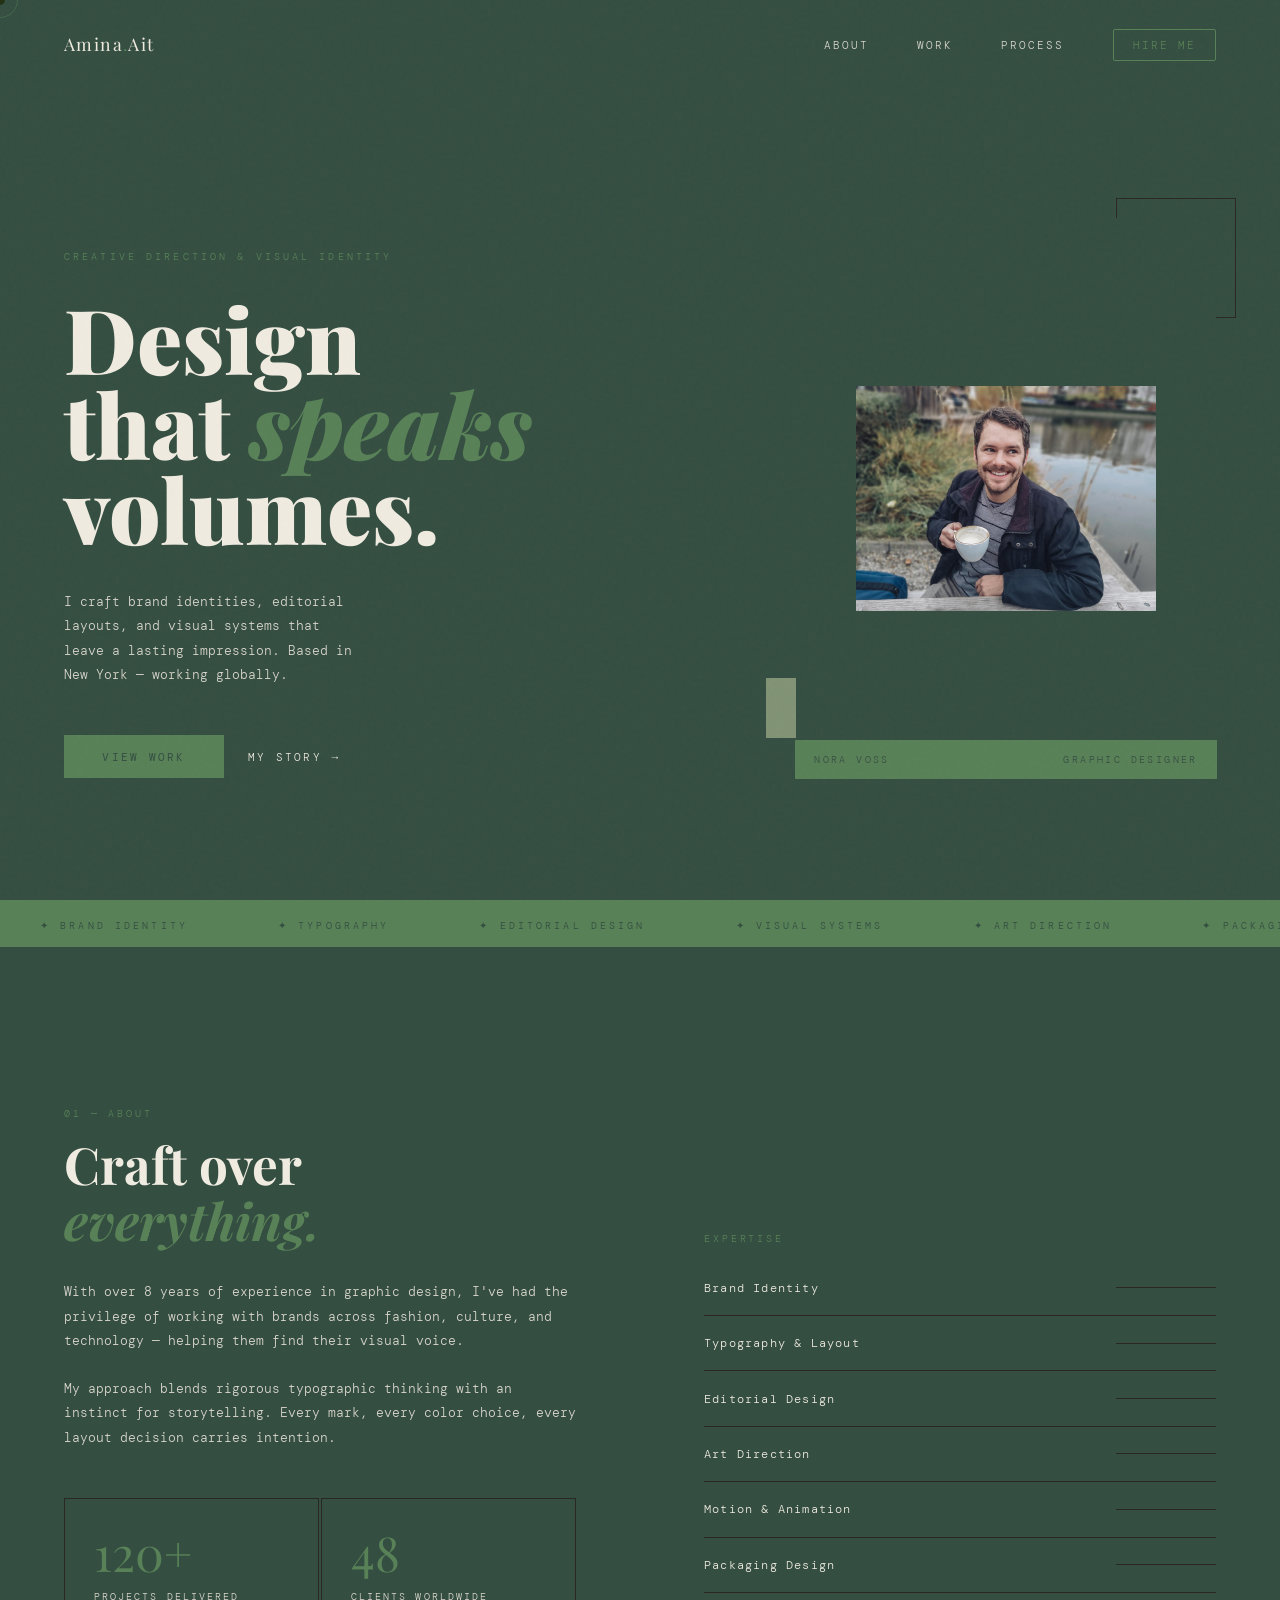
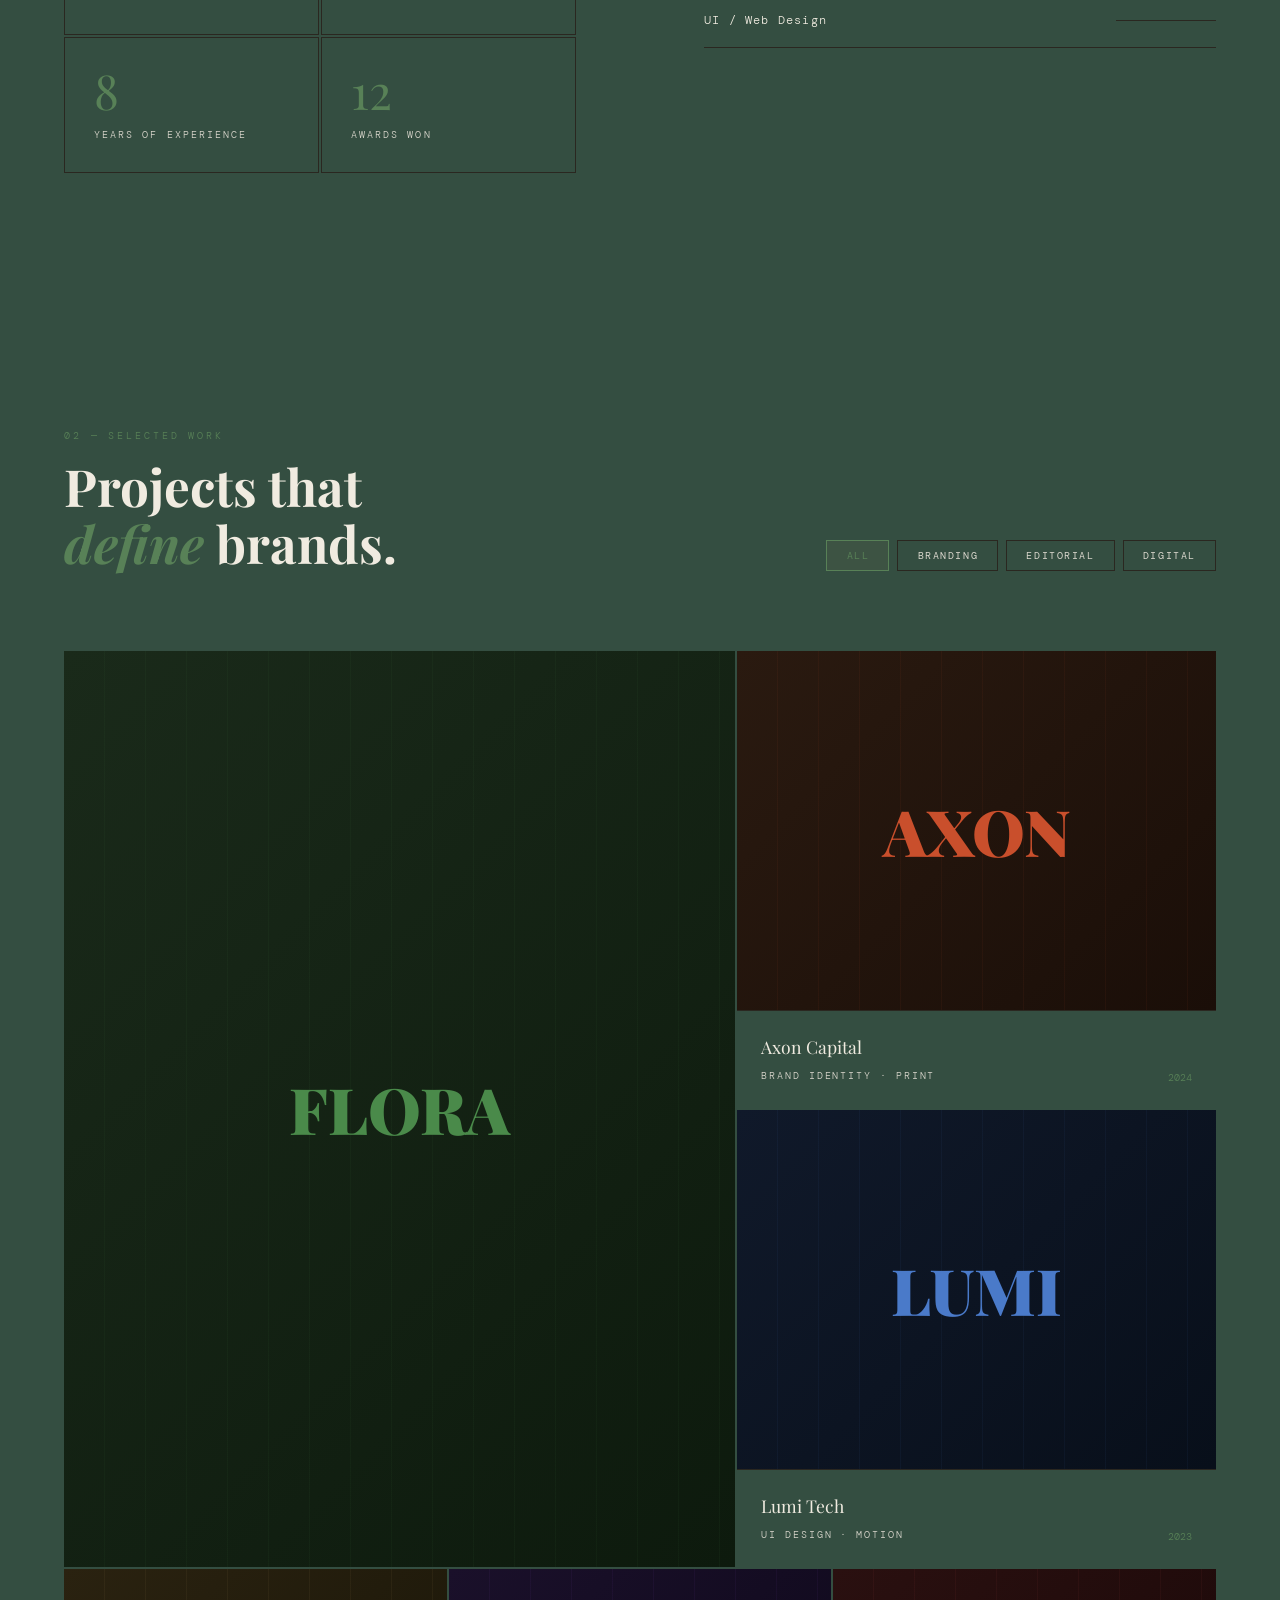
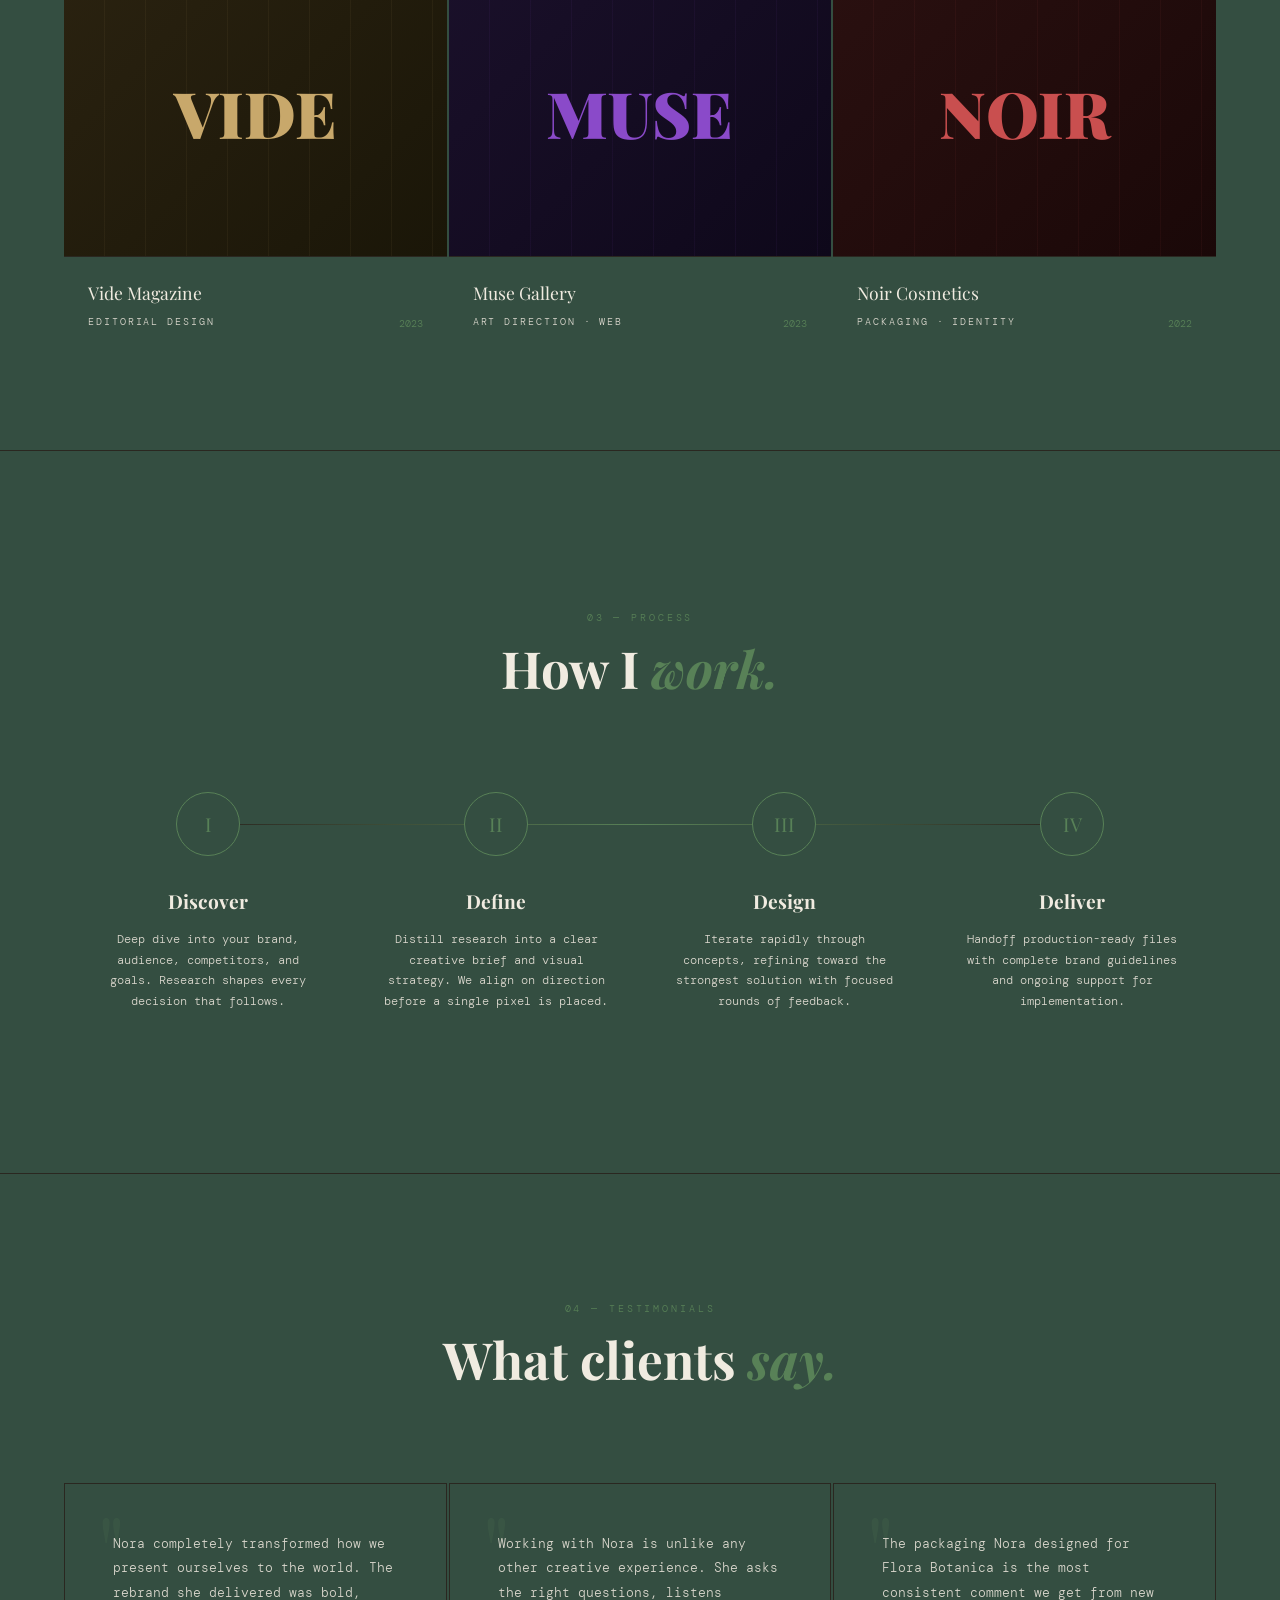
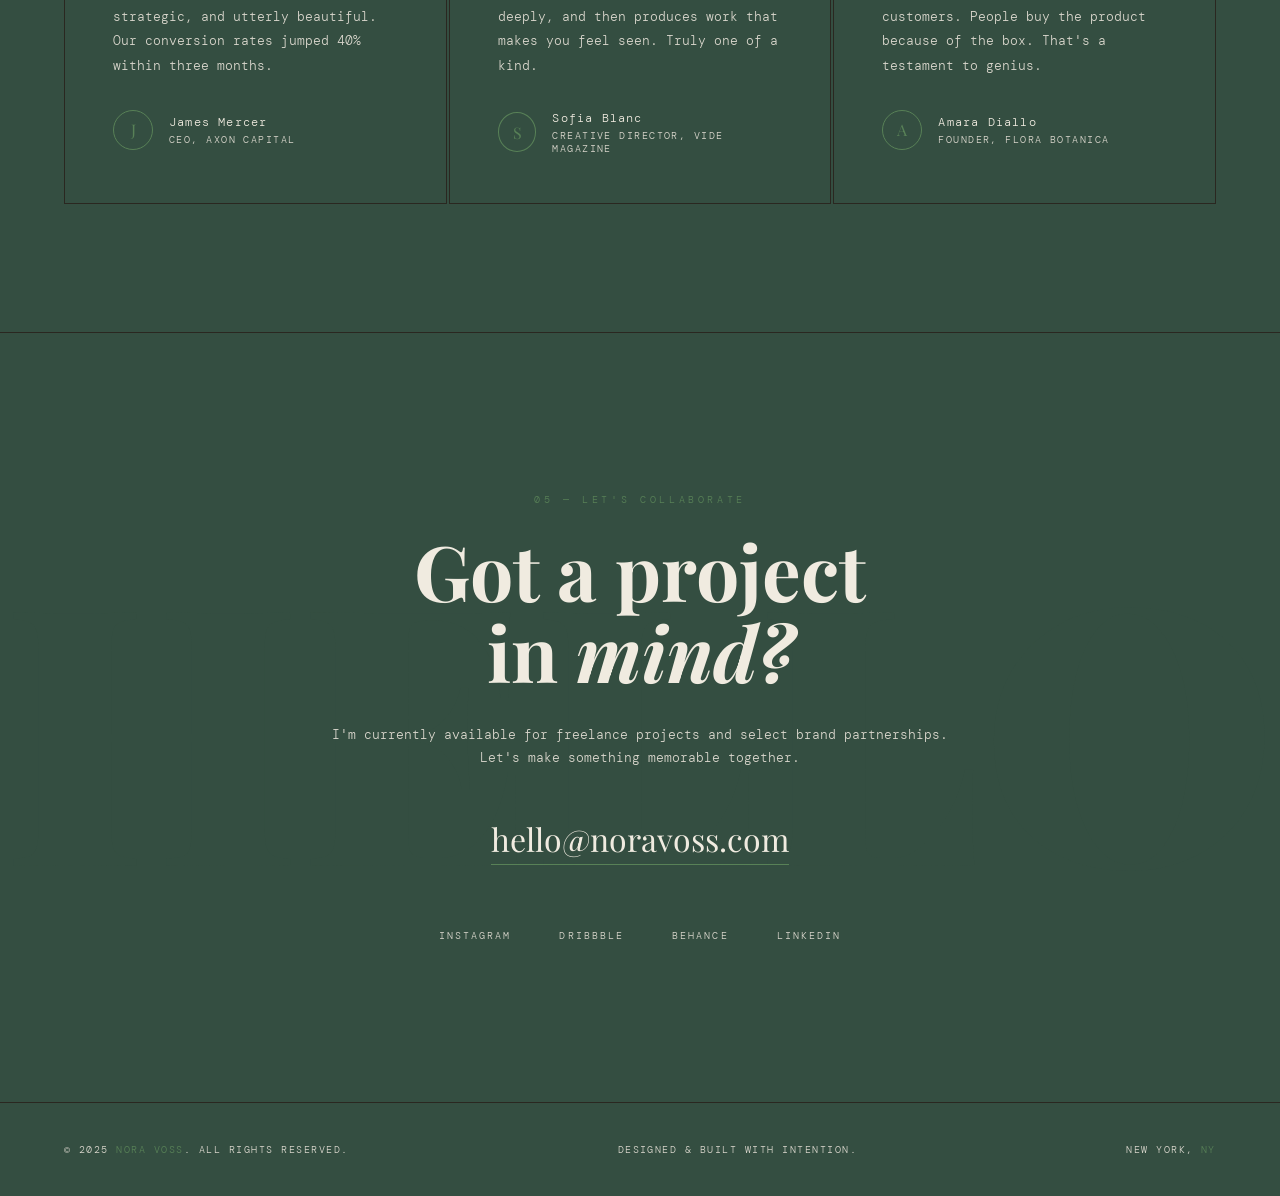
<file: indexfirst.html>
<!DOCTYPE html>
<html lang="en">
<head>
<meta charset="UTF-8">
<meta name="viewport" content="width=device-width, initial-scale=1.0">
<title>Amina | Full Stack Developer & Technical Consultant</title>
<meta name="title" content="Amina | Full Stack Developer & Technical Consultant">
<meta name="description" content="Portfolio of a Full Stack Developer specializing in .NET, SQL Server, and creative front-end development.">

<!-- Open Graph / Facebook / LinkedIn -->
<meta property="og:type" content="website">
<meta property="og:url" content="https://aitnacer-amina.github.io/my-portfolio/">
<meta property="og:title" content="Amina | Full Stack Developer">
<meta property="og:description" content="Check out my latest web development projects and technical consulting services.">
<meta property="og:image" content="assets/portfolio-preview.png">
<link href="https://fonts.googleapis.com/css2?family=Playfair+Display:ital,wght@0,400;0,900;1,400&family=DM+Mono:wght@300;400&display=swap" rel="stylesheet">
<link rel="stylesheet" href="css/style.css">
</head>
<body>

<!-- Custom cursor -->
<div class="cursor" id="cursor"></div>
<div class="cursor-ring" id="cursorRing"></div>

<!-- NAV -->
<nav id="navbar">
  <a href="#" class="nav-logo">Amina<span>.</span>Ait</a>
  <ul class="nav-links">
    <li><a href="#about">About</a></li>
    <li><a href="#work">Work</a></li>
    <li><a href="#process">Process</a></li>
    <li><a href="#contact" class="nav-cta">Hire Me</a></li>
  </ul>
</nav>

<!-- HERO -->
<section id="hero">
  <div class="hero-left">
    <p class="hero-eyebrow">Creative Direction & Visual Identity</p>
    <h1 class="hero-title">
      Design<br>that <em>speaks</em><br>volumes.
    </h1>
    <p class="hero-desc">
      I craft brand identities, editorial layouts, and visual systems that leave a lasting impression. Based in New York — working globally.
    </p>
    <div class="hero-actions">
      <a href="#work" class="btn-primary">View Work</a>
      <a href="#about" class="btn-ghost">My Story</a>
    </div>
  </div>
  <div class="hero-right">
    <div class="hero-image-wrap">
      <div class="hero-deco"></div>
      <div class="hero-deco2"></div>
      <div class="hero-image-frame">
        <div class="hero-image-bg">
                      <img src="assets/profile-pic.jpg" alt="A photo of me" width="300">

          <!-- <div class="hero-silhouette"> -->
          </div>
        </div>
        <div class="hero-label">
          <span>Nora Voss</span>
          <span>Graphic Designer</span>
        </div>
      </div>
    </div>
  </div>
</section>

<!-- MARQUEE -->
<div class="marquee-bar">
  <div class="marquee-track">
    <span>Brand Identity</span>
    <span>Typography</span>
    <span>Editorial Design</span>
    <span>Visual Systems</span>
    <span>Art Direction</span>
    <span>Packaging</span>
    <span>Motion Graphics</span>
    <span>UI Design</span>
    <span>Brand Identity</span>
    <span>Typography</span>
    <span>Editorial Design</span>
    <span>Visual Systems</span>
    <span>Art Direction</span>
    <span>Packaging</span>
    <span>Motion Graphics</span>
    <span>UI Design</span>
  </div>
</div>

<!-- ABOUT -->
<section id="about">
  <div class="reveal">
    <p class="section-number">01 — About</p>
    <h2 class="section-title">Craft over<br><em>everything.</em></h2>
    <p class="about-text">
      With over 8 years of experience in graphic design, I've had the privilege of working with brands across fashion, culture, and technology — helping them find their visual voice.
    </p>
    <p class="about-text">
      My approach blends rigorous typographic thinking with an instinct for storytelling. Every mark, every color choice, every layout decision carries intention.
    </p>
    <div class="stats-grid">
      <div class="stat">
        <span class="stat-number">120+</span>
        <span class="stat-label">Projects Delivered</span>
      </div>
      <div class="stat">
        <span class="stat-number">48</span>
        <span class="stat-label">Clients Worldwide</span>
      </div>
      <div class="stat">
        <span class="stat-number">8</span>
        <span class="stat-label">Years of Experience</span>
      </div>
      <div class="stat">
        <span class="stat-number">12</span>
        <span class="stat-label">Awards Won</span>
      </div>
    </div>
  </div>
  <div class="reveal">
    <p class="section-number">Expertise</p>
    <ul class="skills-list">
      <li>Brand Identity <div class="skill-bar"><div class="skill-fill" data-width="0.95"></div></div></li>
      <li>Typography & Layout <div class="skill-bar"><div class="skill-fill" data-width="0.92"></div></div></li>
      <li>Editorial Design <div class="skill-bar"><div class="skill-fill" data-width="0.88"></div></div></li>
      <li>Art Direction <div class="skill-bar"><div class="skill-fill" data-width="0.9"></div></div></li>
      <li>Motion & Animation <div class="skill-bar"><div class="skill-fill" data-width="0.75"></div></div></li>
      <li>Packaging Design <div class="skill-bar"><div class="skill-fill" data-width="0.82"></div></div></li>
      <li>UI / Web Design <div class="skill-bar"><div class="skill-fill" data-width="0.78"></div></div></li>
    </ul>
  </div>
</section>

<!-- WORK -->
<section id="work">
  <div class="work-header reveal">
    <div>
      <p class="section-number">02 — Selected Work</p>
      <h2 class="section-title">Projects that<br><em>define</em> brands.</h2>
    </div>
    <div class="filter-tabs">
      <button class="filter-tab active">All</button>
      <button class="filter-tab">Branding</button>
      <button class="filter-tab">Editorial</button>
      <button class="filter-tab">Digital</button>
    </div>
  </div>
  <div class="projects-grid reveal">
    <div class="project-card">
      <div class="project-img">
        <div class="project-visual v1">FLORA</div>
        <div class="project-overlay">
          <div class="overlay-content">
            <span class="overlay-label">View Project</span>
          </div>
        </div>
      </div>
      <div class="project-info">
        <div>
          <span class="project-name">Flora Botanica</span>
          <span class="project-type">Brand Identity · Packaging</span>
        </div>
        <span class="project-year">2024</span>
      </div>
    </div>
    <div class="project-card">
      <div class="project-img">
        <div class="project-visual v2">AXON</div>
        <div class="project-overlay">
          <div class="overlay-content">
            <span class="overlay-label">View Project</span>
          </div>
        </div>
      </div>
      <div class="project-info">
        <div>
          <span class="project-name">Axon Capital</span>
          <span class="project-type">Brand Identity · Print</span>
        </div>
        <span class="project-year">2024</span>
      </div>
    </div>
    <div class="project-card">
      <div class="project-img">
        <div class="project-visual v3">LUMI</div>
        <div class="project-overlay">
          <div class="overlay-content">
            <span class="overlay-label">View Project</span>
          </div>
        </div>
      </div>
      <div class="project-info">
        <div>
          <span class="project-name">Lumi Tech</span>
          <span class="project-type">UI Design · Motion</span>
        </div>
        <span class="project-year">2023</span>
      </div>
    </div>
    <div class="project-card">
      <div class="project-img">
        <div class="project-visual v4">VIDE</div>
        <div class="project-overlay">
          <div class="overlay-content">
            <span class="overlay-label">View Project</span>
          </div>
        </div>
      </div>
      <div class="project-info">
        <div>
          <span class="project-name">Vide Magazine</span>
          <span class="project-type">Editorial Design</span>
        </div>
        <span class="project-year">2023</span>
      </div>
    </div>
    <div class="project-card">
      <div class="project-img">
        <div class="project-visual v5">MUSE</div>
        <div class="project-overlay">
          <div class="overlay-content">
            <span class="overlay-label">View Project</span>
          </div>
        </div>
      </div>
      <div class="project-info">
        <div>
          <span class="project-name">Muse Gallery</span>
          <span class="project-type">Art Direction · Web</span>
        </div>
        <span class="project-year">2023</span>
      </div>
    </div>
    <div class="project-card">
      <div class="project-img">
        <div class="project-visual v6">NOIR</div>
        <div class="project-overlay">
          <div class="overlay-content">
            <span class="overlay-label">View Project</span>
          </div>
        </div>
      </div>
      <div class="project-info">
        <div>
          <span class="project-name">Noir Cosmetics</span>
          <span class="project-type">Packaging · Identity</span>
        </div>
        <span class="project-year">2022</span>
      </div>
    </div>
  </div>
</section>

<!-- PROCESS -->
<section id="process">
  <div class="process-header reveal">
    <p class="section-number">03 — Process</p>
    <h2 class="section-title">How I <em>work.</em></h2>
  </div>
  <div class="process-steps reveal">
    <div class="step">
      <div class="step-num">I</div>
      <h3 class="step-title">Discover</h3>
      <p class="step-desc">Deep dive into your brand, audience, competitors, and goals. Research shapes every decision that follows.</p>
    </div>
    <div class="step">
      <div class="step-num">II</div>
      <h3 class="step-title">Define</h3>
      <p class="step-desc">Distill research into a clear creative brief and visual strategy. We align on direction before a single pixel is placed.</p>
    </div>
    <div class="step">
      <div class="step-num">III</div>
      <h3 class="step-title">Design</h3>
      <p class="step-desc">Iterate rapidly through concepts, refining toward the strongest solution with focused rounds of feedback.</p>
    </div>
    <div class="step">
      <div class="step-num">IV</div>
      <h3 class="step-title">Deliver</h3>
      <p class="step-desc">Handoff production-ready files with complete brand guidelines and ongoing support for implementation.</p>
    </div>
  </div>
</section>

<!-- TESTIMONIALS -->
<section id="testimonials">
  <div class="process-header reveal">
    <p class="section-number">04 — Testimonials</p>
    <h2 class="section-title">What clients <em>say.</em></h2>
  </div>
  <div class="testimonials-grid reveal">
    <div class="testimonial">
      <p class="testimonial-text">Nora completely transformed how we present ourselves to the world. The rebrand she delivered was bold, strategic, and utterly beautiful. Our conversion rates jumped 40% within three months.</p>
      <div class="testimonial-author">
        <div class="author-avatar">J</div>
        <div>
          <div class="author-name">James Mercer</div>
          <div class="author-role">CEO, Axon Capital</div>
        </div>
      </div>
    </div>
    <div class="testimonial">
      <p class="testimonial-text">Working with Nora is unlike any other creative experience. She asks the right questions, listens deeply, and then produces work that makes you feel seen. Truly one of a kind.</p>
      <div class="testimonial-author">
        <div class="author-avatar">S</div>
        <div>
          <div class="author-name">Sofia Blanc</div>
          <div class="author-role">Creative Director, Vide Magazine</div>
        </div>
      </div>
    </div>
    <div class="testimonial">
      <p class="testimonial-text">The packaging Nora designed for Flora Botanica is the most consistent comment we get from new customers. People buy the product because of the box. That's a testament to genius.</p>
      <div class="testimonial-author">
        <div class="author-avatar">A</div>
        <div>
          <div class="author-name">Amara Diallo</div>
          <div class="author-role">Founder, Flora Botanica</div>
        </div>
      </div>
    </div>
  </div>
</section>

<!-- CONTACT -->
<section id="contact">
  <div class="contact-inner reveal">
    <p class="contact-label">05 — Let's Collaborate</p>
    <h2 class="contact-title">Got a project<br>in <em>mind?</em></h2>
    <p class="contact-sub">I'm currently available for freelance projects and select brand partnerships.<br>Let's make something memorable together.</p>
    <a href="mailto:hello@noravoss.com" class="contact-email">hello@noravoss.com</a>
    <div class="social-row">
      <a href="#" class="social-link">Instagram</a>
      <a href="#" class="social-link">Dribbble</a>
      <a href="#" class="social-link">Behance</a>
      <a href="#" class="social-link">LinkedIn</a>
    </div>
  </div>
</section>

<!-- FOOTER -->
<footer>
  <div>© 2025 <span>Nora Voss</span>. All rights reserved.</div>
  <div>Designed & Built with intention.</div>
  <div>New York, <span>NY</span></div>
</footer>

<script src="js/script.js"></script>
</body>
</html>
</file>
<file: css/style.css>
:root {
    --bg: #344E41;
    --surface: #344E41;
    --cream: #f0ebe0;
    --gold: #588157;
    --rust: #A3B18A;
    --muted: #DAD7CD;
    --border: #2a2720;
  }

  *, *::before, *::after { margin: 0; padding: 0; box-sizing: border-box; }

  html { scroll-behavior: smooth; }

  body {
    background: var(--bg);
    color: var(--cream);
    font-family: 'DM Mono', monospace;
    font-weight: 300;
    overflow-x: hidden;
    cursor: none;
  }

  /* Custom cursor */
  .cursor {
    position: fixed;
    width: 10px;
    height: 10px;
    background: var(--gold);
    border-radius: 50%;
    pointer-events: none;
    z-index: 9999;
    transform: translate(-50%, -50%);
    transition: transform 0.1s, width 0.3s, height 0.3s, background 0.3s;
    mix-blend-mode: difference;
  }
  .cursor-ring {
    position: fixed;
    width: 36px;
    height: 36px;
    border: 1px solid var(--gold);
    border-radius: 50%;
    pointer-events: none;
    z-index: 9998;
    transform: translate(-50%, -50%);
    transition: transform 0.18s ease, width 0.3s, height 0.3s, opacity 0.3s;
    opacity: 0.5;
  }
  body:hover .cursor { opacity: 1; }

  /* Noise overlay */
  body::before {
    content: '';
    position: fixed;
    inset: 0;
    background-image: url("data:image/svg+xml,%3Csvg viewBox='0 0 256 256' xmlns='http://www.w3.org/2000/svg'%3E%3Cfilter id='noise'%3E%3CfeTurbulence type='fractalNoise' baseFrequency='0.9' numOctaves='4' stitchTiles='stitch'/%3E%3C/filter%3E%3Crect width='100%25' height='100%25' filter='url(%23noise)' opacity='1'/%3E%3C/svg%3E");
    opacity: 0.03;
    pointer-events: none;
    z-index: 9000;
  }

  /* ─── NAV ─── */
  nav {
    position: fixed;
    top: 0; left: 0; right: 0;
    display: flex;
    justify-content: space-between;
    align-items: center;
    padding: 2rem 4rem;
    z-index: 100;
    border-bottom: 1px solid transparent;
    transition: border-color 0.4s, background 0.4s;
  }
  nav.scrolled {
    background: rgba(14,13,11,0.92);
    border-color: var(--border);
    backdrop-filter: blur(12px);
  }
  .nav-logo {
    font-family: 'Playfair Display', serif;
    font-size: 1.1rem;
    letter-spacing: 0.08em;
    color: var(--cream);
    text-decoration: none;
  }
  .nav-logo span { color: var(--gold); }
  .nav-links {
    display: flex;
    gap: 3rem;
    list-style: none;
  }
  .nav-links a {
    color: var(--muted);
    text-decoration: none;
    font-size: 0.7rem;
    letter-spacing: 0.18em;
    text-transform: uppercase;
    transition: color 0.3s;
  }
  .nav-links a:hover { color: var(--cream); }
  .nav-cta {
    border: 1px solid var(--gold);
    color: var(--gold) !important;
    padding: 0.5rem 1.2rem;
    border-radius: 2px;
  }
  .nav-cta:hover { background: var(--gold); color: var(--bg) !important; }

  /* ─── HERO ─── */
  #hero {
    min-height: 100vh;
    display: grid;
    grid-template-columns: 1fr 1fr;
    padding: 0 4rem;
    position: relative;
    overflow: hidden;
  }
  .hero-left {
    display: flex;
    flex-direction: column;
    justify-content: center;
    padding-top: 8rem;
    z-index: 2;
  }
  .hero-eyebrow {
    font-size: 0.65rem;
    letter-spacing: 0.3em;
    text-transform: uppercase;
    color: var(--gold);
    margin-bottom: 2rem;
    opacity: 0;
    animation: fadeUp 0.8s 0.3s forwards;
  }
  .hero-title {
    font-family: 'Playfair Display', serif;
    font-size: clamp(4rem, 7vw, 8rem);
    line-height: 0.95;
    font-weight: 900;
    margin-bottom: 2.5rem;
    opacity: 0;
    animation: fadeUp 0.8s 0.5s forwards;
  }
  .hero-title em {
    font-style: italic;
    color: var(--gold);
  }
  .hero-desc {
    font-size: 0.8rem;
    line-height: 1.9;
    color: var(--muted);
    max-width: 36ch;
    margin-bottom: 3rem;
    opacity: 0;
    animation: fadeUp 0.8s 0.7s forwards;
  }
  .hero-actions {
    display: flex;
    gap: 1.5rem;
    align-items: center;
    opacity: 0;
    animation: fadeUp 0.8s 0.9s forwards;
  }
  .btn-primary {
    background: var(--gold);
    color: var(--bg);
    padding: 0.9rem 2.4rem;
    text-decoration: none;
    font-size: 0.7rem;
    letter-spacing: 0.2em;
    text-transform: uppercase;
    font-weight: 400;
    transition: transform 0.3s, box-shadow 0.3s;
  }
  .btn-primary:hover {
    transform: translateY(-2px);
    box-shadow: 0 12px 32px rgba(200,168,107,0.3);
  }
  .btn-ghost {
    color: var(--cream);
    text-decoration: none;
    font-size: 0.7rem;
    letter-spacing: 0.2em;
    text-transform: uppercase;
    display: flex;
    align-items: center;
    gap: 0.6rem;
    transition: gap 0.3s;
  }
  .btn-ghost::after { content: '→'; }
  .btn-ghost:hover { gap: 1rem; }

  .hero-right {
    display: flex;
    align-items: center;
    justify-content: flex-end;
    position: relative;
    z-index: 2;
    padding-top: 6rem;
  }
  .hero-image-wrap {
    position: relative;
    width: 420px;
    opacity: 0;
    animation: fadeIn 1.2s 0.4s forwards;
  }
  .hero-image-frame {
    width: 100%;
    aspect-ratio: 3/4;
    background: var(--surface);
    overflow: hidden;
    position: relative;
  }
  .hero-image-bg {
    width: 100%;
    height: 100%;
    /* background:
      radial-gradient(ellipse at 30% 40%, rgba(200,168,107,0.15) 0%, transparent 60%),
      radial-gradient(ellipse at 80% 80%, rgba(201,79,44,0.12) 0%, transparent 50%),
      linear-gradient(160deg, #1e1b14 0%, #0e0d0b 100%); */
    display: flex;
    align-items: center;
    justify-content: center;
  }
  .hero-silhouette {
    width: 70%;
    height: 80%;
    background: linear-gradient(170deg, #2a2518 0%, #1a1812 100%);
    clip-path: polygon(20% 0%, 80% 0%, 100% 15%, 100% 100%, 0% 100%, 0% 15%);
    position: relative;
    overflow: hidden;
  }
  .hero-silhouette::after {
    content: '';
    position: absolute;
    inset: 0;
    background: repeating-linear-gradient(
      45deg,
      transparent,
      transparent 2px,
      rgba(200,168,107,0.04) 2px,
      rgba(200,168,107,0.04) 4px
    );
  }
  .hero-label {
    position: absolute;
    bottom: -1px;
    left: -1px;
    right: -1px;
    background: var(--gold);
    color: var(--bg);
    padding: 0.8rem 1.2rem;
    font-size: 0.6rem;
    letter-spacing: 0.25em;
    text-transform: uppercase;
    display: flex;
    justify-content: space-between;
  }
  .hero-deco {
    position: absolute;
    top: -20px;
    right: -20px;
    width: 120px;
    height: 120px;
    border: 1px solid var(--border);
    z-index: -1;
  }
  .hero-deco2 {
    position: absolute;
    bottom: 40px;
    left: -30px;
    width: 60px;
    height: 60px;
    background: var(--rust);
    opacity: 0.7;
    z-index: -1;
  }

  /* Scrolling marquee */
  .marquee-bar {
    background: var(--gold);
    padding: 0.8rem 0;
    overflow: hidden;
    white-space: nowrap;
  }
  .marquee-track {
    display: inline-block;
    animation: marquee 22s linear infinite;
  }
  .marquee-track span {
    color: var(--bg);
    font-size: 0.65rem;
    letter-spacing: 0.3em;
    text-transform: uppercase;
    margin: 0 2.5rem;
  }
  .marquee-track span::before { content: '✦  '; }

  /* ─── ABOUT ─── */
  #about {
    padding: 10rem 4rem;
    display: grid;
    grid-template-columns: 1fr 1fr;
    gap: 8rem;
    align-items: center;
  }
  .section-number {
    font-size: 0.6rem;
    letter-spacing: 0.3em;
    color: var(--gold);
    margin-bottom: 1rem;
    text-transform: uppercase;
  }
  .section-title {
    font-family: 'Playfair Display', serif;
    font-size: clamp(2.5rem, 4vw, 4rem);
    line-height: 1.1;
    margin-bottom: 2rem;
  }
  .section-title em { font-style: italic; color: var(--gold); }
  .about-text {
    font-size: 0.8rem;
    line-height: 1.9;
    color: var(--muted);
    margin-bottom: 1.5rem;
  }
  .stats-grid {
    display: grid;
    grid-template-columns: 1fr 1fr;
    gap: 2px;
    margin-top: 3rem;
  }
  .stat {
    background: var(--surface);
    padding: 1.8rem;
    border: 1px solid var(--border);
  }
  .stat-number {
    font-family: 'Playfair Display', serif;
    font-size: 3rem;
    color: var(--gold);
    display: block;
    line-height: 1;
    margin-bottom: 0.5rem;
  }
  .stat-label {
    font-size: 0.65rem;
    letter-spacing: 0.2em;
    color: var(--muted);
    text-transform: uppercase;
  }
  .skills-list {
    list-style: none;
    display: flex;
    flex-direction: column;
    gap: 0;
  }
  .skills-list li {
    padding: 1.2rem 0;
    border-bottom: 1px solid var(--border);
    font-size: 0.75rem;
    letter-spacing: 0.1em;
    display: flex;
    justify-content: space-between;
    align-items: center;
    transition: padding-left 0.3s, color 0.3s;
  }
  .skills-list li:hover { padding-left: 1rem; color: var(--gold); }
  .skill-bar {
    height: 1px;
    background: var(--border);
    width: 100px;
    position: relative;
    overflow: hidden;
  }
  .skill-fill {
    position: absolute;
    top: 0; left: 0; height: 100%;
    background: var(--gold);
    transform: scaleX(0);
    transform-origin: left;
    transition: transform 1s ease;
  }
  .skill-fill.active { transform: scaleX(1); }

  /* ─── WORK ─── */
  #work {
    padding: 6rem 4rem;
  }
  .work-header {
    display: flex;
    justify-content: space-between;
    align-items: flex-end;
    margin-bottom: 5rem;
  }
  .work-header .section-title { margin-bottom: 0; }
  .filter-tabs {
    display: flex;
    gap: 0.5rem;
  }
  .filter-tab {
    background: none;
    border: 1px solid var(--border);
    color: var(--muted);
    padding: 0.5rem 1.2rem;
    font-family: 'DM Mono', monospace;
    font-size: 0.65rem;
    letter-spacing: 0.15em;
    text-transform: uppercase;
    cursor: none;
    transition: all 0.3s;
  }
  .filter-tab.active, .filter-tab:hover {
    border-color: var(--gold);
    color: var(--gold);
    background: rgba(200,168,107,0.06);
  }

  .projects-grid {
    display: grid;
    grid-template-columns: repeat(12, 1fr);
    gap: 2px;
  }
  .project-card {
    position: relative;
    overflow: hidden;
    cursor: none;
    background: var(--surface);
  }
  .project-card:nth-child(1) { grid-column: span 7; grid-row: span 2; }
  .project-card:nth-child(2) { grid-column: span 5; }
  .project-card:nth-child(3) { grid-column: span 5; }
  .project-card:nth-child(4) { grid-column: span 4; }
  .project-card:nth-child(5) { grid-column: span 4; }
  .project-card:nth-child(6) { grid-column: span 4; }

  .project-img {
    width: 100%;
    aspect-ratio: 4/3;
    overflow: hidden;
    position: relative;
  }
  .project-card:nth-child(1) .project-img { aspect-ratio: unset; height: 100%; min-height: 500px; }
  .project-visual {
    width: 100%;
    height: 100%;
    transition: transform 0.6s ease;
    display: flex;
    align-items: center;
    justify-content: center;
    font-family: 'Playfair Display', serif;
    font-size: clamp(2rem, 5vw, 6rem);
    font-weight: 900;
  }
  .project-card:hover .project-visual { transform: scale(1.05); }

  .v1 { background: linear-gradient(135deg, #1a2a1a, #0d1a0d); color: #4a8a4a; }
  .v2 { background: linear-gradient(135deg, #2a1a10, #1a0e08); color: #c94f2c; }
  .v3 { background: linear-gradient(135deg, #10192a, #080f1a); color: #4a7ac9; }
  .v4 { background: linear-gradient(135deg, #2a2210, #1a1608); color: #c8a86b; }
  .v5 { background: linear-gradient(135deg, #1a102a, #0e081a); color: #8a4ac9; }
  .v6 { background: linear-gradient(135deg, #2a1010, #1a0808); color: #c94f4f; }

  .v1::after, .v2::after, .v3::after, .v4::after, .v5::after, .v6::after {
    content: '';
    position: absolute;
    inset: 0;
    background: repeating-linear-gradient(
      90deg,
      transparent,
      transparent 40px,
      currentColor 40px,
      currentColor 41px
    );
    opacity: 0.06;
  }

  .project-info {
    padding: 1.5rem;
    display: flex;
    justify-content: space-between;
    align-items: flex-end;
    border-top: 1px solid var(--border);
  }
  .project-name {
    font-family: 'Playfair Display', serif;
    font-size: 1.1rem;
    display: block;
    margin-bottom: 0.3rem;
  }
  .project-type {
    font-size: 0.6rem;
    letter-spacing: 0.2em;
    color: var(--muted);
    text-transform: uppercase;
  }
  .project-year {
    font-size: 0.65rem;
    color: var(--gold);
  }

  .project-overlay {
    position: absolute;
    inset: 0;
    background: rgba(14,13,11,0.85);
    opacity: 0;
    transition: opacity 0.4s;
    display: flex;
    align-items: center;
    justify-content: center;
  }
  .project-card:hover .project-overlay { opacity: 1; }
  .overlay-content { text-align: center; }
  .overlay-label {
    font-size: 0.65rem;
    letter-spacing: 0.3em;
    text-transform: uppercase;
    color: var(--gold);
    border: 1px solid var(--gold);
    padding: 0.6rem 1.5rem;
    display: inline-block;
  }

  /* ─── PROCESS ─── */
  #process {
    padding: 10rem 4rem;
    border-top: 1px solid var(--border);
  }
  .process-header { text-align: center; margin-bottom: 6rem; }
  .process-steps {
    display: grid;
    grid-template-columns: repeat(4, 1fr);
    gap: 0;
    position: relative;
  }
  .process-steps::before {
    content: '';
    position: absolute;
    top: 2rem;
    left: 12.5%;
    right: 12.5%;
    height: 1px;
    background: linear-gradient(90deg, var(--border), var(--gold), var(--border));
  }
  .step {
    padding: 0 2rem;
    text-align: center;
  }
  .step-num {
    width: 4rem;
    height: 4rem;
    border: 1px solid var(--gold);
    border-radius: 50%;
    display: flex;
    align-items: center;
    justify-content: center;
    margin: 0 auto 2rem;
    font-family: 'Playfair Display', serif;
    font-size: 1.2rem;
    color: var(--gold);
    background: var(--bg);
    position: relative;
    z-index: 1;
  }
  .step-title {
    font-family: 'Playfair Display', serif;
    font-size: 1.2rem;
    margin-bottom: 1rem;
  }
  .step-desc {
    font-size: 0.72rem;
    line-height: 1.8;
    color: var(--muted);
  }

  /* ─── TESTIMONIALS ─── */
  #testimonials {
    padding: 8rem 4rem;
    background: var(--surface);
    border-top: 1px solid var(--border);
    border-bottom: 1px solid var(--border);
  }
  .testimonials-grid {
    display: grid;
    grid-template-columns: repeat(3, 1fr);
    gap: 2px;
    margin-top: 5rem;
  }
  .testimonial {
    padding: 3rem;
    background: var(--bg);
    border: 1px solid var(--border);
    position: relative;
    transition: border-color 0.3s;
  }
  .testimonial:hover { border-color: var(--gold); }
  .testimonial::before {
    content: '"';
    font-family: 'Playfair Display', serif;
    font-size: 6rem;
    color: var(--gold);
    opacity: 0.15;
    position: absolute;
    top: 1rem;
    left: 2rem;
    line-height: 1;
  }
  .testimonial-text {
    font-size: 0.8rem;
    line-height: 1.9;
    color: var(--muted);
    margin-bottom: 2rem;
    position: relative;
    z-index: 1;
  }
  .testimonial-author {
    display: flex;
    align-items: center;
    gap: 1rem;
  }
  .author-avatar {
    width: 40px;
    height: 40px;
    background: var(--surface);
    border-radius: 50%;
    border: 1px solid var(--gold);
    display: flex;
    align-items: center;
    justify-content: center;
    font-family: 'Playfair Display', serif;
    font-size: 1rem;
    color: var(--gold);
  }
  .author-name {
    font-size: 0.75rem;
    letter-spacing: 0.1em;
    margin-bottom: 0.2rem;
  }
  .author-role {
    font-size: 0.6rem;
    letter-spacing: 0.15em;
    color: var(--muted);
    text-transform: uppercase;
  }

  /* ─── CONTACT ─── */
  #contact {
    padding: 10rem 4rem;
    text-align: center;
    position: relative;
    overflow: hidden;
  }
  #contact::before {
    content: 'HELLO';
    position: absolute;
    font-family: 'Playfair Display', serif;
    font-size: 28vw;
    font-weight: 900;
    color: var(--surface);
    top: 50%;
    left: 50%;
    transform: translate(-50%, -50%);
    pointer-events: none;
    white-space: nowrap;
    z-index: 0;
  }
  .contact-inner { position: relative; z-index: 1; }
  .contact-label {
    font-size: 0.65rem;
    letter-spacing: 0.35em;
    color: var(--gold);
    text-transform: uppercase;
    margin-bottom: 1.5rem;
  }
  .contact-title {
    font-family: 'Playfair Display', serif;
    font-size: clamp(3rem, 6vw, 6rem);
    line-height: 1.05;
    margin-bottom: 2rem;
  }
  .contact-sub {
    font-size: 0.8rem;
    color: var(--muted);
    margin-bottom: 3rem;
    line-height: 1.8;
  }
  .contact-email {
    display: inline-block;
    font-family: 'Playfair Display', serif;
    font-size: clamp(1.2rem, 3vw, 2rem);
    color: var(--cream);
    text-decoration: none;
    border-bottom: 1px solid var(--gold);
    padding-bottom: 0.2rem;
    transition: color 0.3s, border-color 0.3s;
    margin-bottom: 4rem;
  }
  .contact-email:hover { color: var(--gold); }
  .social-row {
    display: flex;
    justify-content: center;
    gap: 3rem;
  }
  .social-link {
    font-size: 0.65rem;
    letter-spacing: 0.2em;
    text-transform: uppercase;
    color: var(--muted);
    text-decoration: none;
    transition: color 0.3s;
  }
  .social-link:hover { color: var(--gold); }

  /* ─── FOOTER ─── */
  footer {
    border-top: 1px solid var(--border);
    padding: 2.5rem 4rem;
    display: flex;
    justify-content: space-between;
    align-items: center;
    font-size: 0.62rem;
    letter-spacing: 0.15em;
    color: var(--muted);
    text-transform: uppercase;
  }
  footer span { color: var(--gold); }

  /* ─── ANIMATIONS ─── */
  @keyframes fadeUp {
    from { opacity: 0; transform: translateY(24px); }
    to { opacity: 1; transform: translateY(0); }
  }
  @keyframes fadeIn {
    from { opacity: 0; }
    to { opacity: 1; }
  }
  @keyframes marquee {
    from { transform: translateX(0); }
    to { transform: translateX(-50%); }
  }

  .reveal {
    opacity: 0;
    transform: translateY(30px);
    transition: opacity 0.8s ease, transform 0.8s ease;
  }
  .reveal.visible {
    opacity: 1;
    transform: translateY(0);
  }

  /* ─── SCROLLBAR ─── */
  ::-webkit-scrollbar { width: 4px; }
  ::-webkit-scrollbar-track { background: var(--bg); }
  ::-webkit-scrollbar-thumb { background: var(--gold); }

  /* ─── RESPONSIVE ─── */
  @media (max-width: 900px) {
    nav { padding: 1.5rem 2rem; }
    .nav-links { display: none; }
    #hero { grid-template-columns: 1fr; padding: 0 2rem; }
    .hero-right { display: none; }
    #about { grid-template-columns: 1fr; gap: 3rem; padding: 6rem 2rem; }
    #work { padding: 4rem 2rem; }
    .work-header { flex-direction: column; align-items: flex-start; gap: 2rem; }
    .projects-grid { grid-template-columns: 1fr; }
    .project-card:nth-child(n) { grid-column: span 1; grid-row: span 1; }
    #process { padding: 6rem 2rem; }
    .process-steps { grid-template-columns: 1fr 1fr; }
    .process-steps::before { display: none; }
    .testimonials-grid { grid-template-columns: 1fr; }
    #testimonials { padding: 6rem 2rem; }
    #contact { padding: 6rem 2rem; }
    footer { padding: 2rem; flex-direction: column; gap: 1rem; text-align: center; }
  }
</file>
